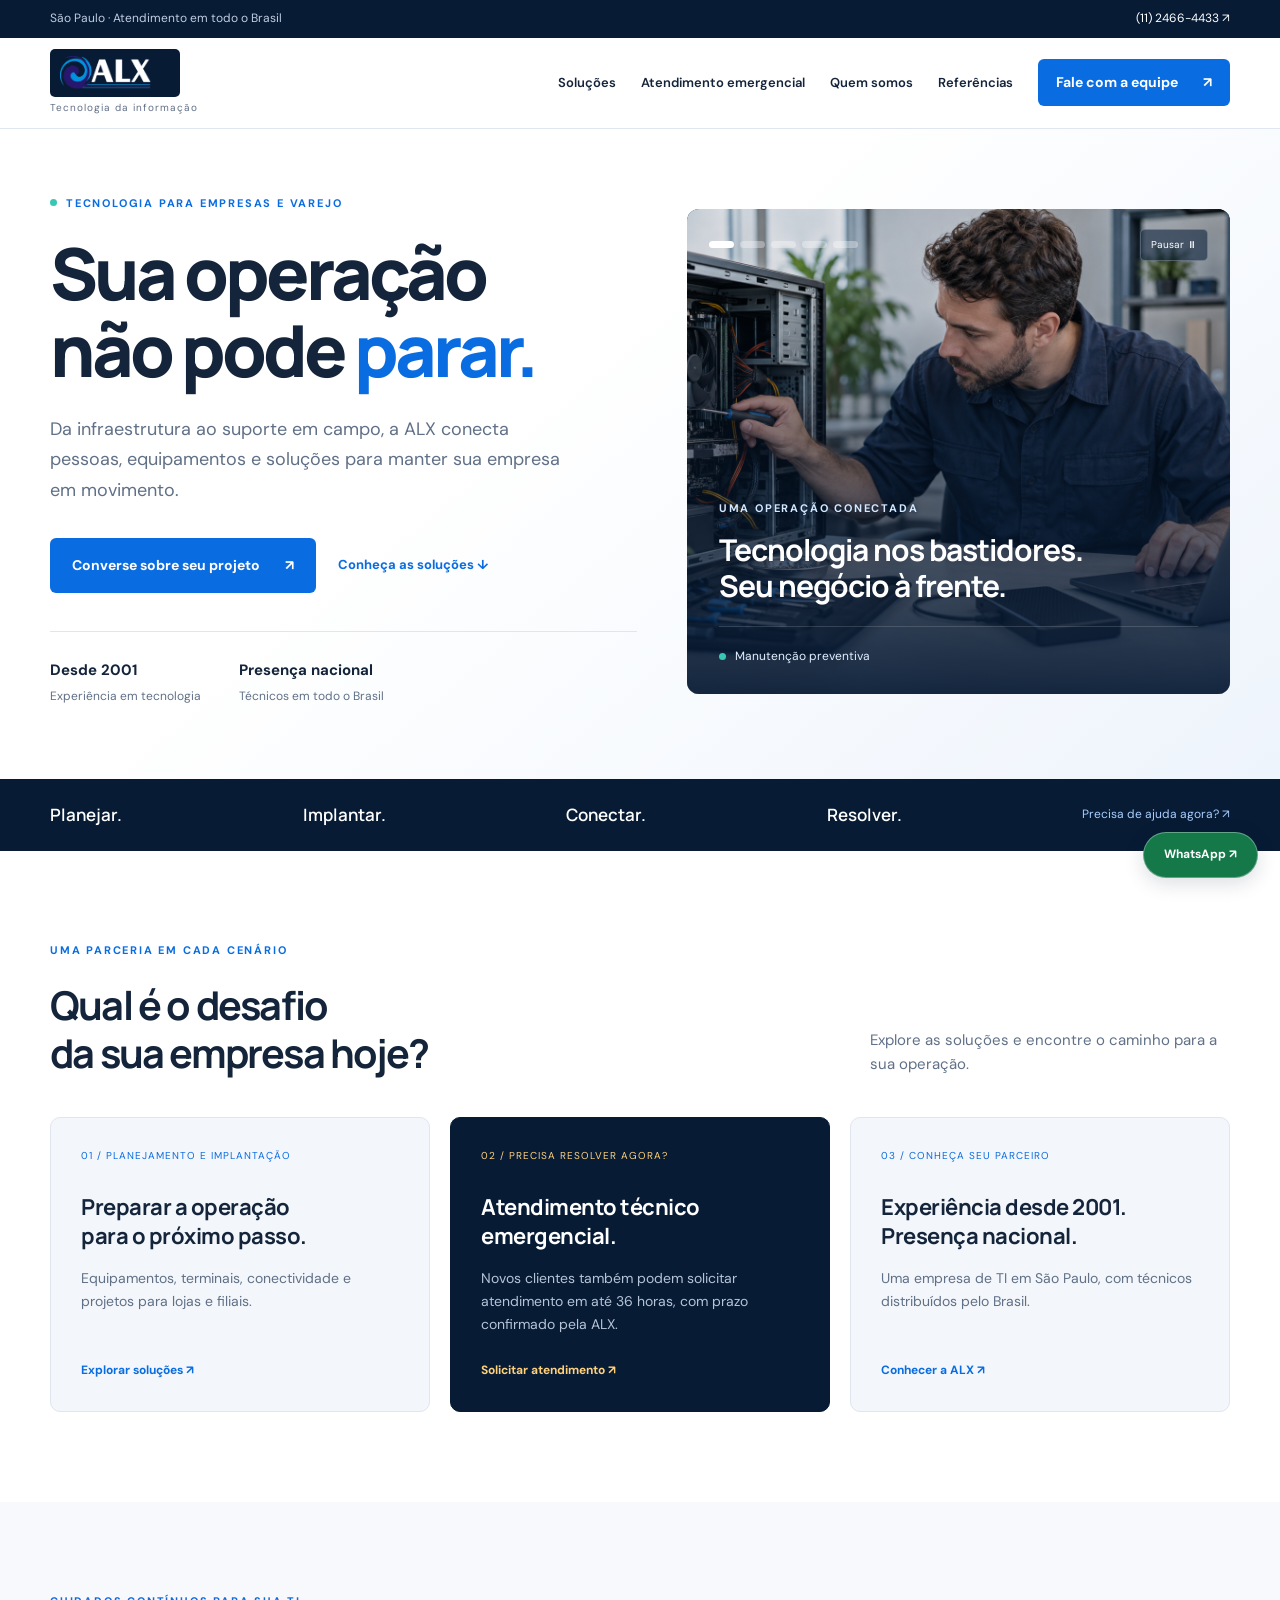
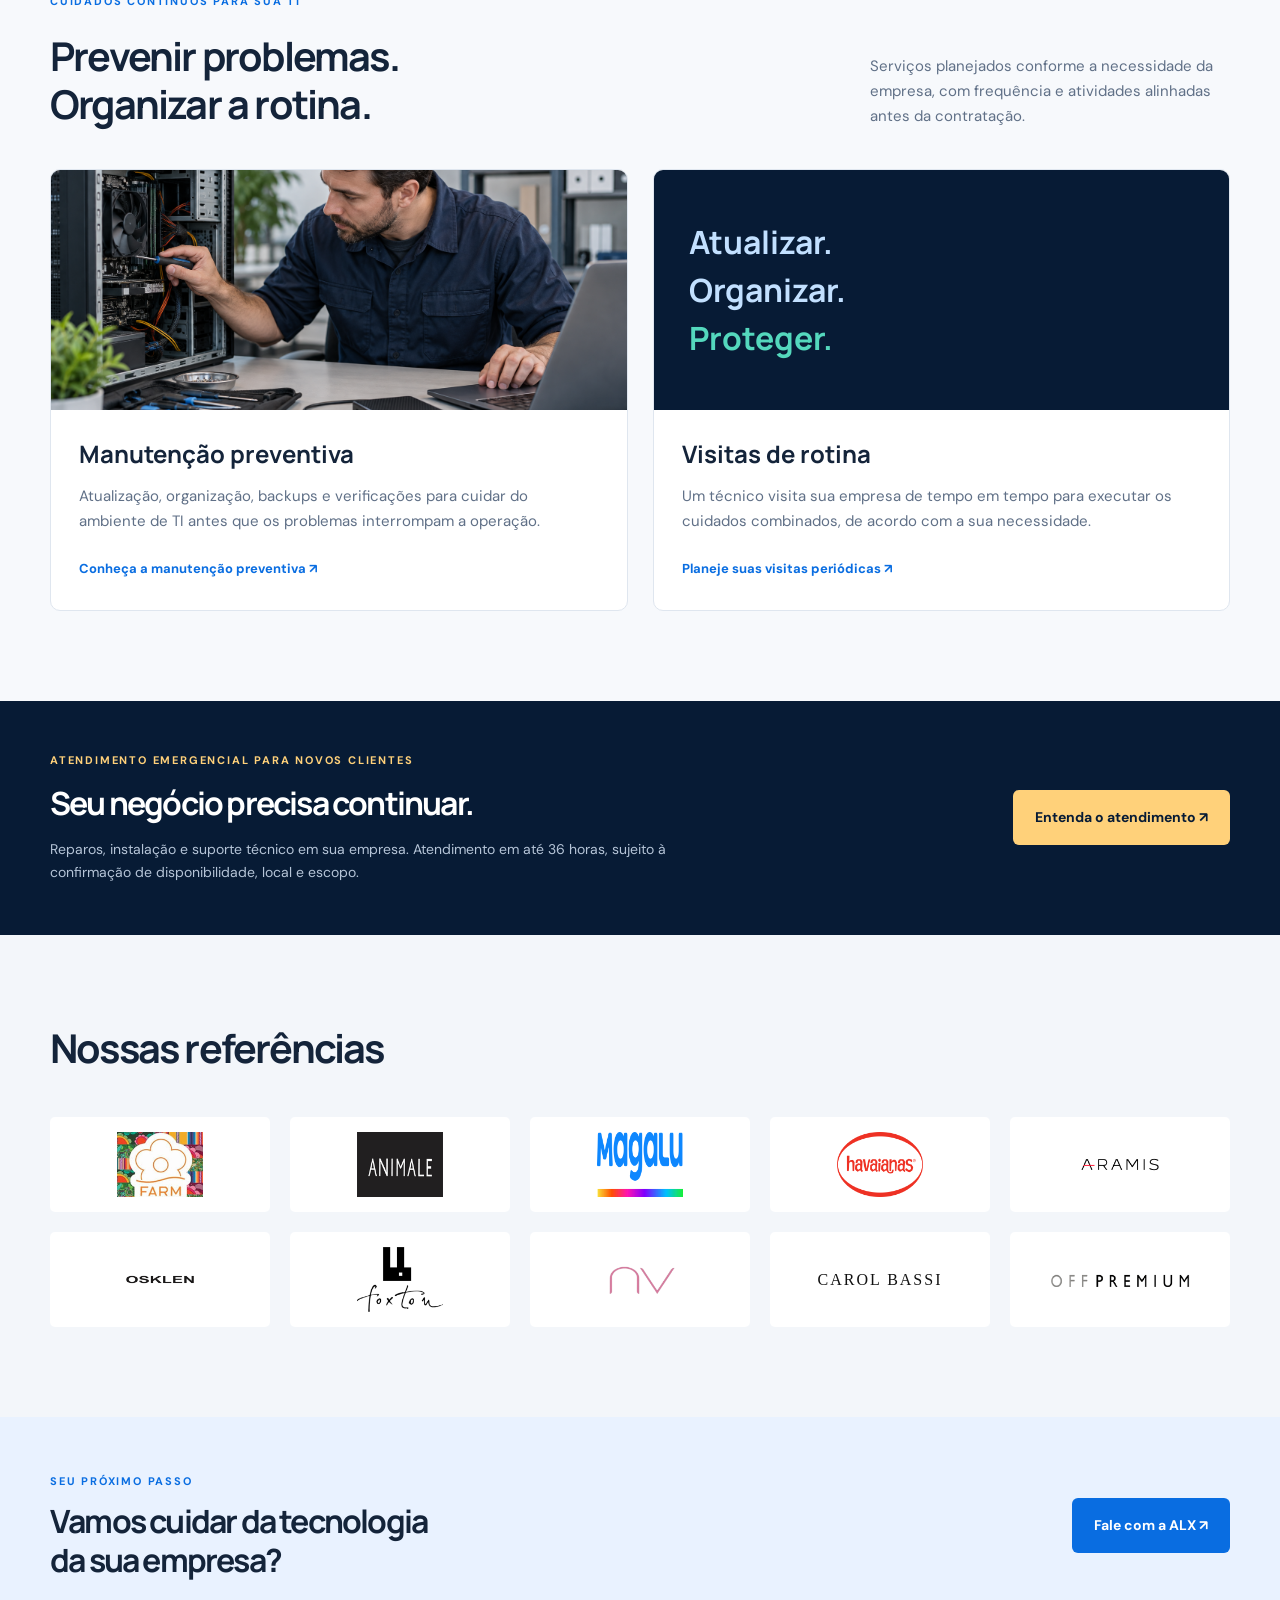
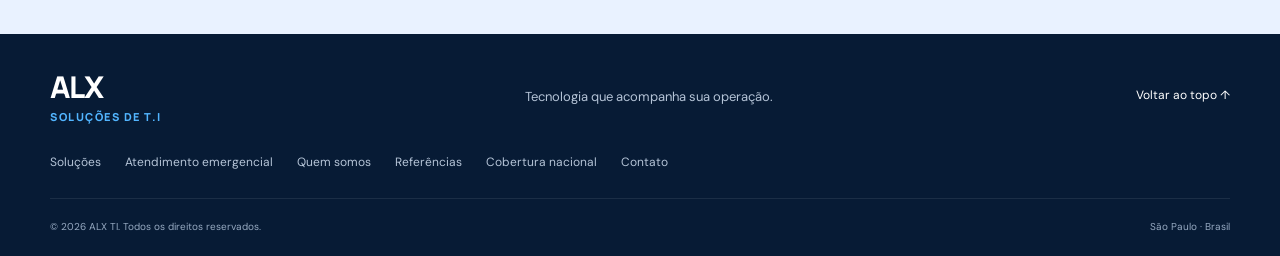
<file: index.html>
<!doctype html>
<html lang="pt-BR">
<head>
<meta charset="utf-8"><meta name="viewport" content="width=device-width,initial-scale=1">
<title>Tecnologia que acompanha sua operação | ALX TI</title>
<meta name="description" content="Soluções de TI, field services e atendimento emergencial nacional para empresas e varejo.">
<meta name="theme-color" content="#071b35"><meta property="og:title" content="Tecnologia que acompanha sua operação | ALX TI"><meta property="og:description" content="Suporte, infraestrutura e atendimento emergencial para empresas em todo o Brasil."><meta property="og:type" content="website">
<link rel="icon" href="assets/favicon.svg" type="image/svg+xml"><link rel="stylesheet" href="styles.css?v=20261013-quem-somos"><script src="app.js?v=20261013-quem-somos" defer></script>
</head>
<body>
<a class="skip" href="#conteudo">Pular para o conteúdo</a>
<div class="topline"><div class="wrap"><span>São Paulo · Atendimento em todo o Brasil</span><a href="tel:+551124664433">(11) 2466-4433 ↗</a></div></div>
<header><div class="wrap navigation"><a class="brand" href="index.html" aria-label="ALX TI — início"><img src="assets/logo.png" alt="ALX TI"><span>Tecnologia da informação</span></a><button class="menu-toggle" aria-label="Abrir menu" aria-expanded="false" aria-controls="menu">☰</button><nav id="menu" aria-label="Principal"><a href="solucoes.html">Soluções</a><a href="emergencial.html">Atendimento emergencial</a><a href="sobre.html">Quem somos</a><a href="referencias.html">Referências</a><a class="button small" href="contato.html">Fale com a equipe <span>↗</span></a></nav></div></header>
<main id="conteudo">
<section class="hero" id="inicio"><div class="wrap hero-grid"><div><p class="eyebrow"><span class="dot"></span> Tecnologia para empresas e varejo</p><h1>Sua operação<br>não pode <em>parar.</em></h1><p class="lead">Da infraestrutura ao suporte em campo, a ALX conecta pessoas, equipamentos e soluções para manter sua empresa em movimento.</p><div class="actions"><a class="button" href="contato.html">Converse sobre seu projeto <span>↗</span></a><a class="text-link" href="solucoes.html">Conheça as soluções ↓</a></div><div class="hero-facts"><div><strong>Desde 2001</strong><span>Experiência em tecnologia</span></div><div><strong>Presença nacional</strong><span>Técnicos em todo o Brasil</span></div></div></div><div class="hero-visual hero-slideshow" role="region" aria-label="Serviços ALX em imagens"><img class="hero-slide active" src="assets/preventiva-ia.png" alt="Imagem ilustrativa de IA: Manutenção preventiva em computador" data-caption="Manutenção preventiva" fetchpriority=high aria-hidden="false"><img class="hero-slide" src="assets/field-services-ia.png" alt="Imagem ilustrativa de IA: Técnico realizando atendimento em loja" data-caption="Visitas de rotina" loading=lazy aria-hidden="true"><img class="hero-slide" src="assets/loja-ia.png" alt="Imagem ilustrativa de IA: Equipe preparando equipamentos de TI em uma loja" data-caption="Montagem de loja" loading=lazy aria-hidden="true"><img class="hero-slide" src="assets/cftv-ia.png" alt="Imagem ilustrativa de IA: Técnico realizando manutenção em câmera de segurança" data-caption="Manutenção de CFTV" loading=lazy aria-hidden="true"><img class="hero-slide" src="assets/rack-ia.png" alt="Imagem ilustrativa de IA: Técnico organizando cabos e equipamentos em rack de TI" data-caption="Montagem de rack de TI" loading=lazy aria-hidden="true"><div class="visual-overlay"></div><div class="visual-caption"><span class="eyebrow">Uma operação conectada</span><h2>Tecnologia nos bastidores.<br>Seu negócio à frente.</h2></div><div class="network-label"><span class="dot"></span><span id="slide-caption">Manutenção preventiva</span></div><div class="slideshow-controls"><div class="slide-dots"><button type="button" class="slide-dot" data-slide="0" aria-label="Ver Manutenção preventiva" aria-pressed="true"></button><button type="button" class="slide-dot" data-slide="1" aria-label="Ver Visitas de rotina" aria-pressed="false"></button><button type="button" class="slide-dot" data-slide="2" aria-label="Ver Montagem de loja" aria-pressed="false"></button><button type="button" class="slide-dot" data-slide="3" aria-label="Ver Manutenção de CFTV" aria-pressed="false"></button><button type="button" class="slide-dot" data-slide="4" aria-label="Ver Montagem de rack de TI" aria-pressed="false"></button></div><button id="slide-pause" type="button" aria-label="Pausar apresentação">Pausar ⏸</button></div></div></div></section><section class="service-strip"><div class="wrap"><span>Planejar.</span><span>Implantar.</span><span>Conectar.</span><span>Resolver.</span><a href="emergencial.html">Precisa de ajuda agora? ↗</a></div></section><section class="section home-paths"><div class="wrap"><div class="section-heading"><div><p class="eyebrow">Uma parceria em cada cenário</p><h2>Qual é o desafio<br>da sua empresa hoje?</h2></div><p>Explore as soluções e encontre o caminho para a sua operação.</p></div><div class="path-grid"><a href="solucoes.html"><span>01 / Planejamento e implantação</span><h3>Preparar a operação<br>para o próximo passo.</h3><p>Equipamentos, terminais, conectividade e projetos para lojas e filiais.</p><b>Explorar soluções ↗</b></a><a class="urgent-path" href="emergencial.html"><span>02 / Precisa resolver agora?</span><h3>Atendimento técnico<br>emergencial.</h3><p>Novos clientes também podem solicitar atendimento em até 36 horas, com prazo confirmado pela ALX.</p><b>Solicitar atendimento ↗</b></a><a href="sobre.html"><span>03 / Conheça seu parceiro</span><h3>Experiência desde 2001.<br>Presença nacional.</h3><p>Uma empresa de TI em São Paulo, com técnicos distribuídos pelo Brasil.</p><b>Conhecer a ALX ↗</b></a></div></div></section><section class="section maintenance-home"><div class="wrap"><div class="section-heading"><div><p class="eyebrow">Cuidados contínuos para sua TI</p><h2>Prevenir problemas.<br>Organizar a rotina.</h2></div><p>Serviços planejados conforme a necessidade da empresa, com frequência e atividades alinhadas antes da contratação.</p></div><div class="maintenance-grid"><article><img src="assets/preventiva-ia.png" alt="Imagem ilustrativa gerada por IA: manutenção preventiva em computador" loading="lazy"><div><h3>Manutenção preventiva</h3><p>Atualização, organização, backups e verificações para cuidar do ambiente de TI antes que os problemas interrompam a operação.</p><a class="text-link" href="solucoes.html#preventiva">Conheça a manutenção preventiva ↗</a></div></article><article><div class="routine-art" aria-hidden="true"><span>Atualizar.</span><span>Organizar.</span><span>Proteger.</span></div><div><h3>Visitas de rotina</h3><p>Um técnico visita sua empresa de tempo em tempo para executar os cuidados combinados, de acordo com a sua necessidade.</p><a class="text-link" href="solucoes.html#rotina">Planeje suas visitas periódicas ↗</a></div></article></div></div></section><section class="home-emergency"><div class="wrap"><div><p class="eyebrow">Atendimento emergencial para novos clientes</p><h2>Seu negócio precisa continuar.</h2><p>Reparos, instalação e suporte técnico em sua empresa. Atendimento em até 36 horas, sujeito à confirmação de disponibilidade, local e escopo.</p></div><a class="button amber-button" href="emergencial.html">Entenda o atendimento ↗</a></div></section><section class="clients section" id="clientes"><div class="wrap"><div class="section-heading"><h2>Nossas referências</h2></div><div class="logos"><img src="assets/farm.jpg" alt="FARM" loading="lazy"><img src="assets/animale.jpg" alt="Animale" loading="lazy"><img src="assets/magalu.png" alt="Magalu" loading="lazy"><img src="assets/havaianas.png" alt="Havaianas" loading="lazy"><img src="assets/aramis.png" alt="Aramis" loading="lazy"><img src="assets/osklen.png" alt="Osklen" loading="lazy"><img src="assets/foxton.png" alt="Foxton" loading="lazy"><img src="assets/bynv.png" alt="ByNV" loading="lazy"><div class="wordmark" aria-label="Carol Bassi">CAROL BASSI</div><img src="assets/offpremium.png" alt="OffPremium" loading="lazy"></div></div></section><section class="closing-cta"><div class="wrap"><div><p class="eyebrow">Seu próximo passo</p><h2>Vamos cuidar da tecnologia<br>da sua empresa?</h2></div><a class="button" href="contato.html">Fale com a ALX ↗</a></div></section>
</main>
<footer><div class="wrap footer-grid"><a class="footer-brand" href="index.html">ALX <span>SOLUÇÕES DE T.I</span></a><p>Tecnologia que acompanha sua operação.</p><a href="#conteudo">Voltar ao topo ↑</a></div><div class="wrap footer-nav"><a href="solucoes.html">Soluções</a><a href="emergencial.html">Atendimento emergencial</a><a href="sobre.html">Quem somos</a><a href="referencias.html">Referências</a><a href="cobertura-nacional.html">Cobertura nacional</a><a href="contato.html">Contato</a></div><div class="wrap footer-bottom"><span>© <span id="year">2026</span> ALX TI. Todos os direitos reservados.</span><span>São Paulo · Brasil</span></div></footer>
<a class="floating-wa" href="https://wa.me/5511957455000?text=Ol%C3%A1%2C%20gostaria%20de%20conversar%20sobre%20um%20servi%C3%A7o%20de%20TI." target="_blank" rel="noopener noreferrer" aria-label="Conversar com a ALX no WhatsApp">WhatsApp ↗</a>
<dialog id="request-dialog" aria-labelledby="request-title"><div class="dialog-heading"><div><p class="eyebrow">Atendimento ALX</p><h2 id="request-title">Solicitar atendimento agora</h2></div><button type="button" class="dialog-close" aria-label="Fechar solicitação">×</button></div><p class="dialog-intro">Conte o que precisa. Vamos preparar uma mensagem com suas informações para o WhatsApp da ALX.</p><form id="request-form"><div class="form-row"><label>Nome completo<input name="nome" autocomplete="name" required maxlength="100"></label><label>Empresa <span class="optional">(opcional)</span><input name="empresa" autocomplete="organization" maxlength="120"></label></div><div class="form-row"><label>Cidade<input name="cidade" autocomplete="address-level2" required maxlength="100"></label><label>Estado<select name="estado" autocomplete="address-level1" required><option value="">Selecione a UF</option><option>AC</option><option>AL</option><option>AP</option><option>AM</option><option>BA</option><option>CE</option><option>DF</option><option>ES</option><option>GO</option><option>MA</option><option>MT</option><option>MS</option><option>MG</option><option>PA</option><option>PB</option><option>PR</option><option>PE</option><option>PI</option><option>RJ</option><option>RN</option><option>RS</option><option>RO</option><option>RR</option><option>SC</option><option>SP</option><option>SE</option><option>TO</option></select></label></div><label>Telefone com DDD<input name="telefone" type="tel" autocomplete="tel" inputmode="tel" required minlength="10" maxlength="22" placeholder="(11) 99999-9999"></label><label>Endereço do atendimento<input name="endereco" autocomplete="street-address" required maxlength="250" placeholder="Rua, número, bairro e complemento"></label><label>Tipo de problema<select name="tipo" required><option value="">Selecione</option><option>Atendimento emergencial</option><option>Computador ou notebook</option><option>PDV, impressora ou pin pad</option><option>Rede ou internet</option><option>Instalação de equipamentos</option><option>Manutenção preventiva</option><option>Visitas de rotina</option><option>Outro problema de TI</option></select></label><label>Descrição do problema<textarea name="descricao" rows="3" required maxlength="2000" placeholder="O que aconteceu, equipamentos envolvidos e impacto na operação…"></textarea></label><p class="form-note">Você revisa e confirma o envio no WhatsApp. Estes dados não são armazenados pelo site. Disponibilidade, orçamento e prazo são confirmados pela ALX.</p><button class="button" type="submit">Continuar no WhatsApp ↗</button><p id="request-status" role="status"></p><a id="request-fallback" hidden target="_blank" rel="noopener noreferrer">Abrir mensagem no WhatsApp ↗</a></form></dialog>
</body></html>
</file>
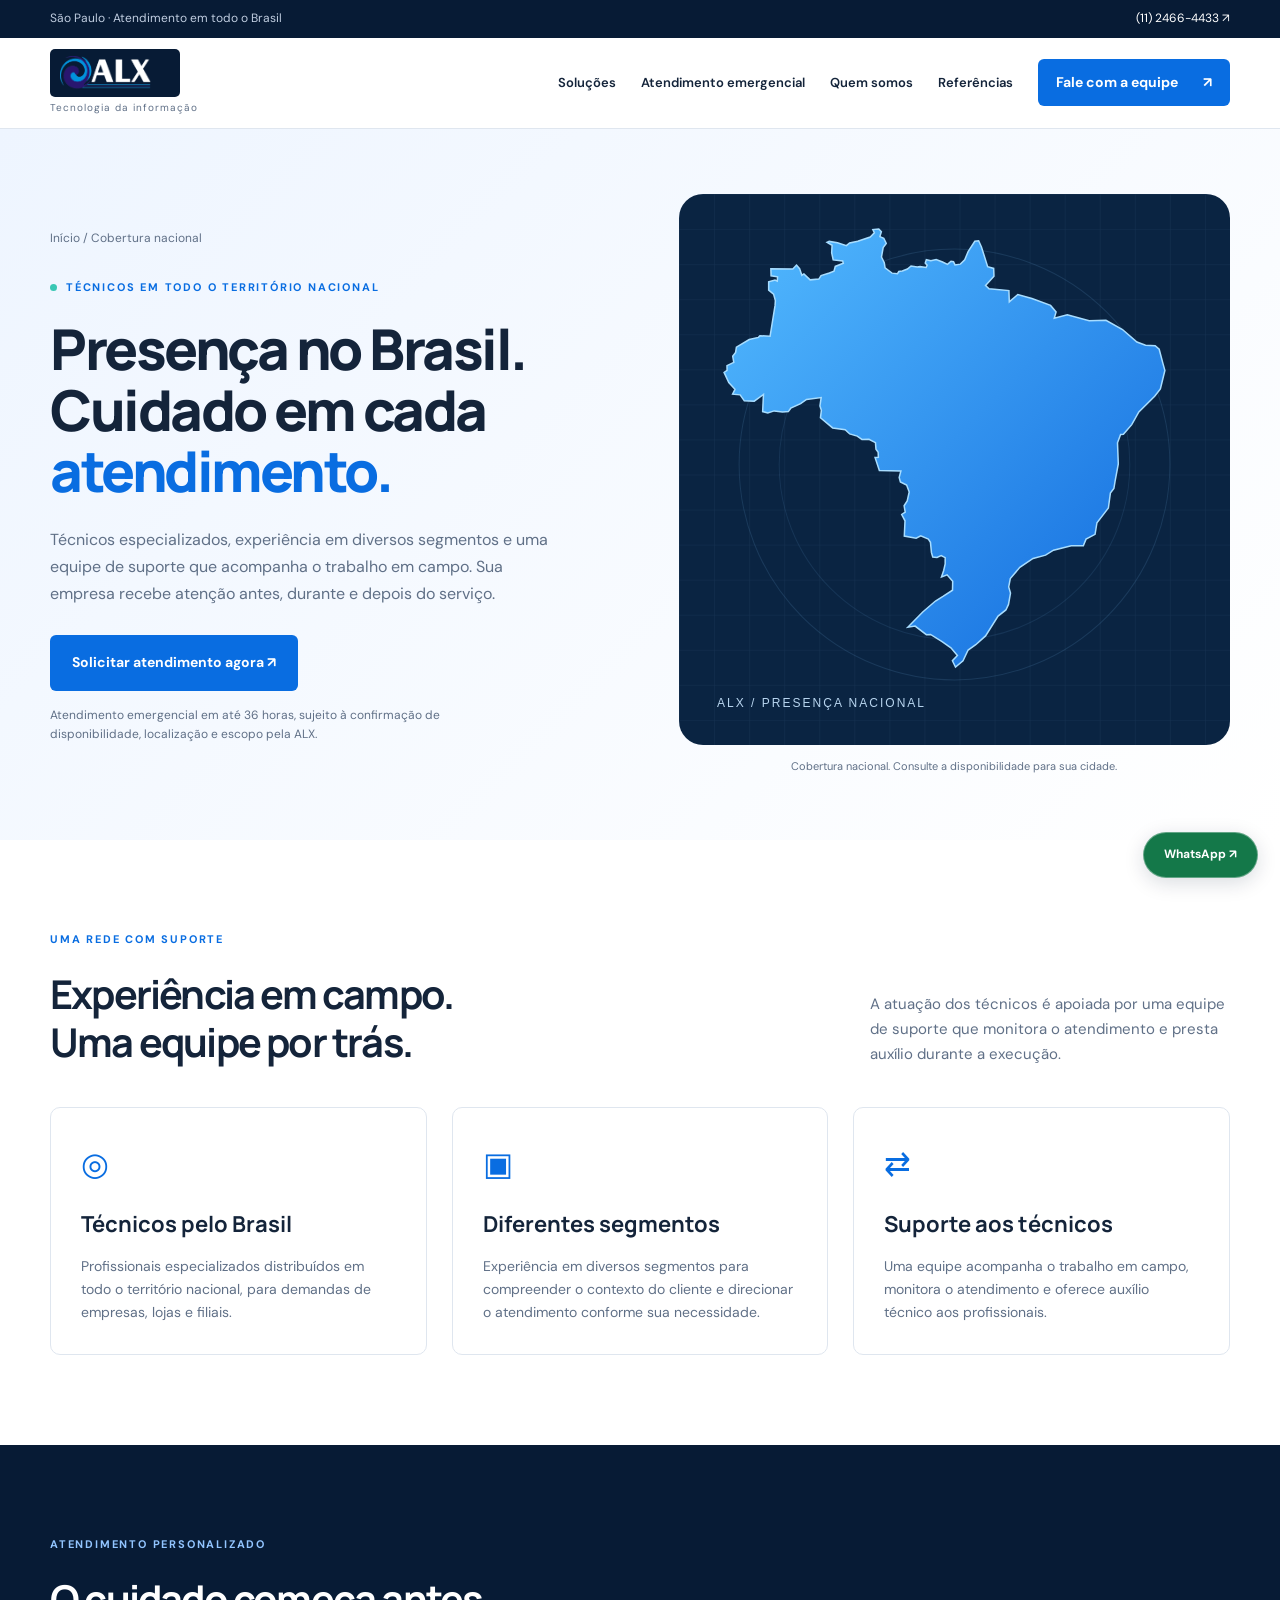
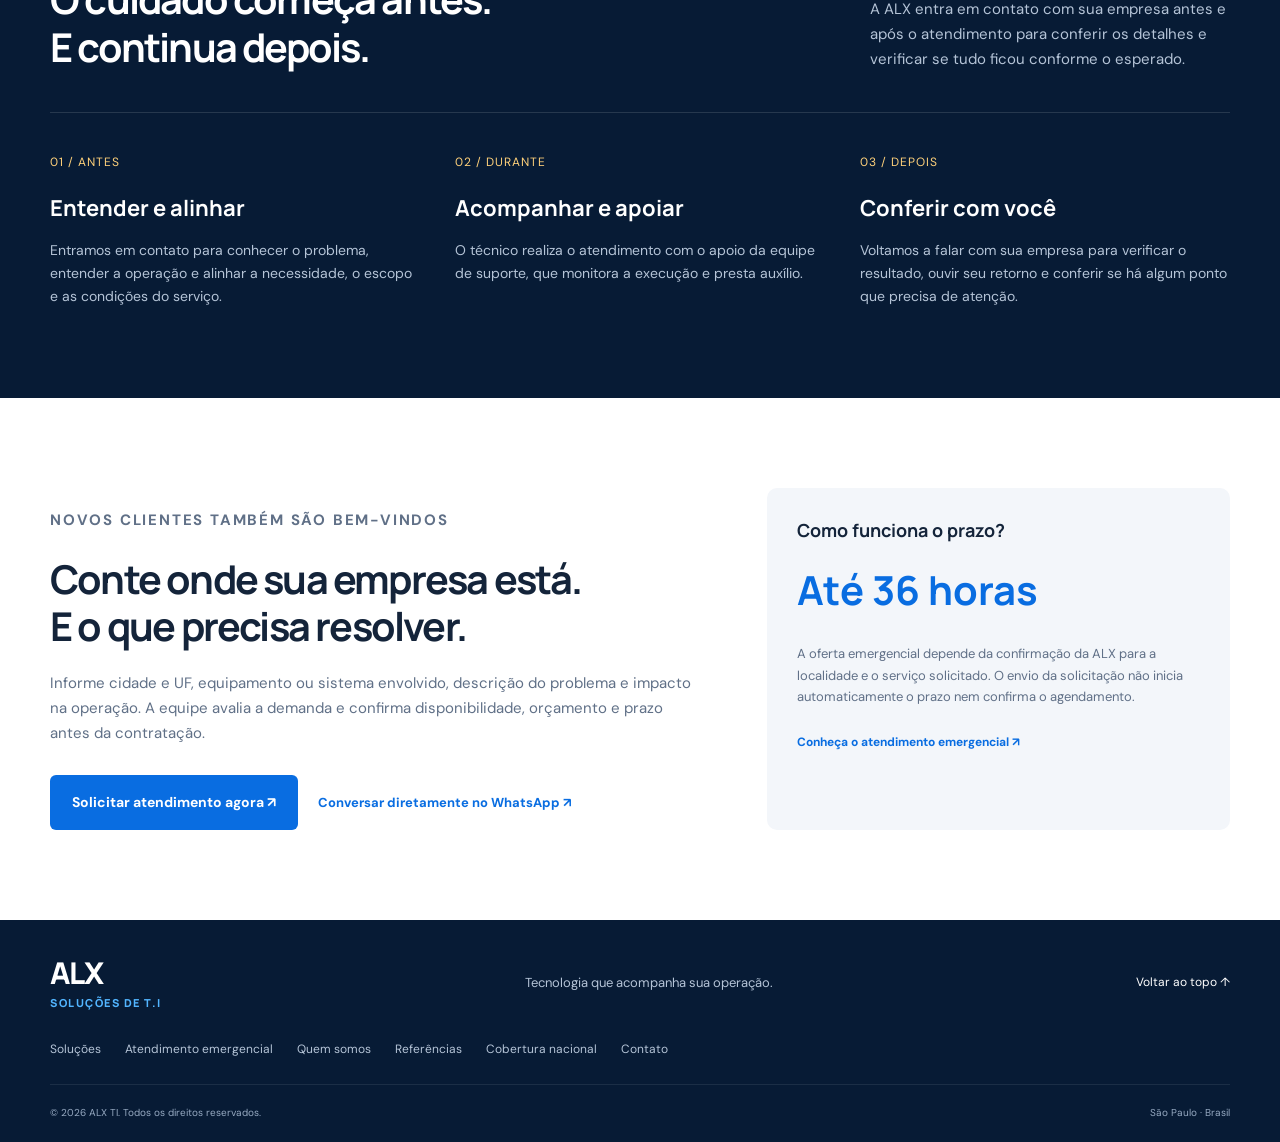
<file: cobertura-nacional.html>
<!doctype html>
<html lang="pt-BR">
<head>
<meta charset="utf-8"><meta name="viewport" content="width=device-width,initial-scale=1">
<title>Cobertura nacional e atendimento personalizado | ALX TI</title>
<meta name="description" content="Técnicos especializados em todo o Brasil, apoio da equipe de suporte e acompanhamento antes e depois do atendimento. Solicite suporte emergencial à ALX.">
<meta name="theme-color" content="#071b35"><meta property="og:title" content="Fale com a ALX | ALX TI"><meta property="og:description" content="Suporte, infraestrutura e atendimento emergencial para empresas em todo o Brasil."><meta property="og:type" content="website">
<link rel="icon" href="assets/favicon.svg" type="image/svg+xml"><link rel="stylesheet" href="styles.css?v=20261013-quem-somos"><script src="app.js?v=20261013-quem-somos" defer></script>
</head>
<body>
<a class="skip" href="#conteudo">Pular para o conteúdo</a>
<div class="topline"><div class="wrap"><span>São Paulo · Atendimento em todo o Brasil</span><a href="tel:+551124664433">(11) 2466-4433 ↗</a></div></div>
<header><div class="wrap navigation"><a class="brand" href="index.html" aria-label="ALX TI — início"><img src="assets/logo.png" alt="ALX TI"><span>Tecnologia da informação</span></a><button class="menu-toggle" aria-label="Abrir menu" aria-expanded="false" aria-controls="menu">☰</button><nav id="menu" aria-label="Principal"><a href="solucoes.html">Soluções</a><a href="emergencial.html">Atendimento emergencial</a><a href="sobre.html">Quem somos</a><a href="referencias.html">Referências</a><a class="button small" href="contato.html">Fale com a equipe <span>↗</span></a></nav></div></header>
<main id="conteudo"><section class="coverage-hero"><div class="wrap coverage-grid"><div><a class="breadcrumb" href="index.html">Início</a><span class="breadcrumb"> / Cobertura nacional</span><p class="eyebrow"><span class="dot"></span> Técnicos em todo o território nacional</p><h1>Presença no Brasil.<br>Cuidado em cada<br><em>atendimento.</em></h1><p class="lead">Técnicos especializados, experiência em diversos segmentos e uma equipe de suporte que acompanha o trabalho em campo. Sua empresa recebe atenção antes, durante e depois do serviço.</p><button class="button" type="button" data-request="Atendimento emergencial">Solicitar atendimento agora ↗</button><p class="coverage-note">Atendimento emergencial em até 36 horas, sujeito à confirmação de disponibilidade, localização e escopo pela ALX.</p></div><figure class="brazil-map"><img src="assets/brasil.svg" alt="Mapa do Brasil representando a cobertura nacional da ALX"><figcaption>Cobertura nacional. Consulte a disponibilidade para sua cidade.</figcaption></figure></div></section>
<section class="section"><div class="wrap"><div class="section-heading"><div><p class="eyebrow">Uma rede com suporte</p><h2>Experiência em campo.<br>Uma equipe por trás.</h2></div><p>A atuação dos técnicos é apoiada por uma equipe de suporte que monitora o atendimento e presta auxílio durante a execução.</p></div><div class="coverage-cards"><article><span class="service-icon">◎</span><h3>Técnicos pelo Brasil</h3><p>Profissionais especializados distribuídos em todo o território nacional, para demandas de empresas, lojas e filiais.</p></article><article><span class="service-icon">▣</span><h3>Diferentes segmentos</h3><p>Experiência em diversos segmentos para compreender o contexto do cliente e direcionar o atendimento conforme sua necessidade.</p></article><article><span class="service-icon">⇄</span><h3>Suporte aos técnicos</h3><p>Uma equipe acompanha o trabalho em campo, monitora o atendimento e oferece auxílio técnico aos profissionais.</p></article></div></div></section>
<section class="personal-care section"><div class="wrap"><p class="eyebrow">Atendimento personalizado</p><div class="section-heading"><h2>O cuidado começa antes.<br>E continua depois.</h2><p>A ALX entra em contato com sua empresa antes e após o atendimento para conferir os detalhes e verificar se tudo ficou conforme o esperado.</p></div><div class="care-timeline"><article><span>01 / Antes</span><h3>Entender e alinhar</h3><p>Entramos em contato para conhecer o problema, entender a operação e alinhar a necessidade, o escopo e as condições do serviço.</p></article><article><span>02 / Durante</span><h3>Acompanhar e apoiar</h3><p>O técnico realiza o atendimento com o apoio da equipe de suporte, que monitora a execução e presta auxílio.</p></article><article><span>03 / Depois</span><h3>Conferir com você</h3><p>Voltamos a falar com sua empresa para verificar o resultado, ouvir seu retorno e conferir se há algum ponto que precisa de atenção.</p></article></div></div></section>
<section class="section coverage-next"><div class="wrap"><div><p class="eyebrow">Novos clientes também são bem-vindos</p><h2>Conte onde sua empresa está.<br>E o que precisa resolver.</h2><p>Informe cidade e UF, equipamento ou sistema envolvido, descrição do problema e impacto na operação. A equipe avalia a demanda e confirma disponibilidade, orçamento e prazo antes da contratação.</p><div class="coverage-actions"><button class="button" type="button" data-request="Atendimento emergencial">Solicitar atendimento agora ↗</button><a class="text-link" href="https://wa.me/5511957455000?text=Ol%C3%A1%2C%20preciso%20de%20atendimento%20t%C3%A9cnico%20emergencial.%20Gostaria%20de%20confirmar%20a%20disponibilidade%20para%20minha%20cidade." target="_blank" rel="noopener noreferrer">Conversar diretamente no WhatsApp ↗</a></div></div><aside><h3>Como funciona o prazo?</h3><strong>Até 36 horas</strong><p>A oferta emergencial depende da confirmação da ALX para a localidade e o serviço solicitado. O envio da solicitação não inicia automaticamente o prazo nem confirma o agendamento.</p><a href="emergencial.html">Conheça o atendimento emergencial ↗</a></aside></div></section></main>
<footer><div class="wrap footer-grid"><a class="footer-brand" href="index.html">ALX <span>SOLUÇÕES DE T.I</span></a><p>Tecnologia que acompanha sua operação.</p><a href="#conteudo">Voltar ao topo ↑</a></div><div class="wrap footer-nav"><a href="solucoes.html">Soluções</a><a href="emergencial.html">Atendimento emergencial</a><a href="sobre.html">Quem somos</a><a href="referencias.html">Referências</a><a href="cobertura-nacional.html">Cobertura nacional</a><a href="contato.html">Contato</a></div><div class="wrap footer-bottom"><span>© <span id="year">2026</span> ALX TI. Todos os direitos reservados.</span><span>São Paulo · Brasil</span></div></footer>
<a class="floating-wa" href="https://wa.me/5511957455000?text=Ol%C3%A1%2C%20gostaria%20de%20conversar%20sobre%20um%20servi%C3%A7o%20de%20TI." target="_blank" rel="noopener noreferrer" aria-label="Conversar com a ALX no WhatsApp">WhatsApp ↗</a>
<dialog id="request-dialog" aria-labelledby="request-title"><div class="dialog-heading"><div><p class="eyebrow">Atendimento ALX</p><h2 id="request-title">Solicitar atendimento agora</h2></div><button type="button" class="dialog-close" aria-label="Fechar solicitação">×</button></div><p class="dialog-intro">Conte o que precisa. Vamos preparar uma mensagem com suas informações para o WhatsApp da ALX.</p><form id="request-form"><div class="form-row"><label>Nome completo<input name="nome" autocomplete="name" required maxlength="100"></label><label>Empresa <span class="optional">(opcional)</span><input name="empresa" autocomplete="organization" maxlength="120"></label></div><div class="form-row"><label>Cidade<input name="cidade" autocomplete="address-level2" required maxlength="100"></label><label>Estado<select name="estado" autocomplete="address-level1" required><option value="">Selecione a UF</option><option>AC</option><option>AL</option><option>AP</option><option>AM</option><option>BA</option><option>CE</option><option>DF</option><option>ES</option><option>GO</option><option>MA</option><option>MT</option><option>MS</option><option>MG</option><option>PA</option><option>PB</option><option>PR</option><option>PE</option><option>PI</option><option>RJ</option><option>RN</option><option>RS</option><option>RO</option><option>RR</option><option>SC</option><option>SP</option><option>SE</option><option>TO</option></select></label></div><label>Telefone com DDD<input name="telefone" type="tel" autocomplete="tel" inputmode="tel" required minlength="10" maxlength="22" placeholder="(11) 99999-9999"></label><label>Endereço do atendimento<input name="endereco" autocomplete="street-address" required maxlength="250" placeholder="Rua, número, bairro e complemento"></label><label>Tipo de problema<select name="tipo" required><option value="">Selecione</option><option>Atendimento emergencial</option><option>Computador ou notebook</option><option>PDV, impressora ou pin pad</option><option>Rede ou internet</option><option>Instalação de equipamentos</option><option>Manutenção preventiva</option><option>Visitas de rotina</option><option>Outro problema de TI</option></select></label><label>Descrição do problema<textarea name="descricao" rows="3" required maxlength="2000" placeholder="O que aconteceu, equipamentos envolvidos e impacto na operação…"></textarea></label><p class="form-note">Você revisa e confirma o envio no WhatsApp. Estes dados não são armazenados pelo site. Disponibilidade, orçamento e prazo são confirmados pela ALX.</p><button class="button" type="submit">Continuar no WhatsApp ↗</button><p id="request-status" role="status"></p><a id="request-fallback" hidden target="_blank" rel="noopener noreferrer">Abrir mensagem no WhatsApp ↗</a></form></dialog>
</body></html>
</file>
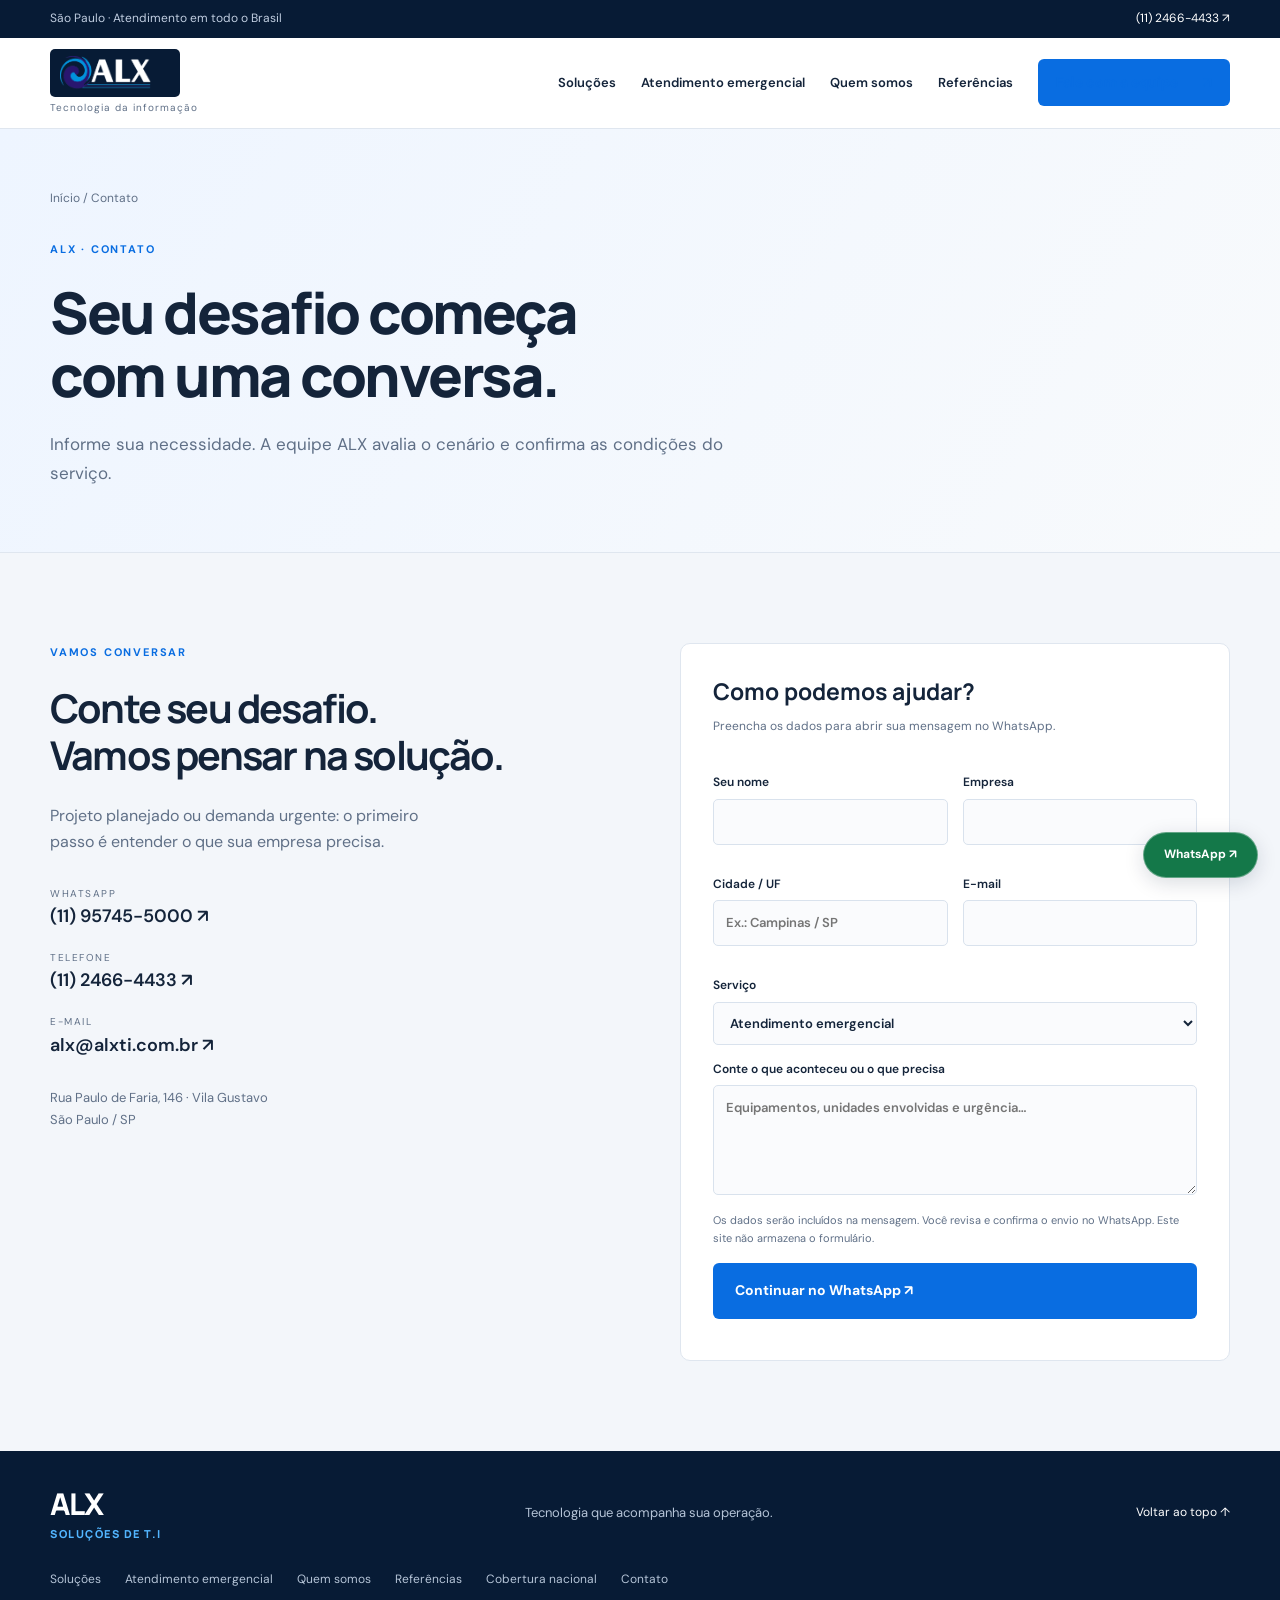
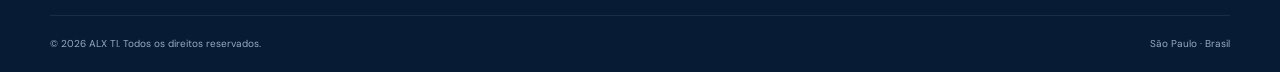
<file: contato.html>
<!doctype html>
<html lang="pt-BR">
<head>
<meta charset="utf-8"><meta name="viewport" content="width=device-width,initial-scale=1">
<title>Fale com a ALX | ALX TI</title>
<meta name="description" content="Solicite uma proposta de TI ou atendimento emergencial para sua empresa pelo WhatsApp, telefone ou e-mail.">
<meta name="theme-color" content="#071b35"><meta property="og:title" content="Fale com a ALX | ALX TI"><meta property="og:description" content="Suporte, infraestrutura e atendimento emergencial para empresas em todo o Brasil."><meta property="og:type" content="website">
<link rel="icon" href="assets/favicon.svg" type="image/svg+xml"><link rel="stylesheet" href="styles.css?v=20261013-quem-somos"><script src="app.js?v=20261013-quem-somos" defer></script>
</head>
<body>
<a class="skip" href="#conteudo">Pular para o conteúdo</a>
<div class="topline"><div class="wrap"><span>São Paulo · Atendimento em todo o Brasil</span><a href="tel:+551124664433">(11) 2466-4433 ↗</a></div></div>
<header><div class="wrap navigation"><a class="brand" href="index.html" aria-label="ALX TI — início"><img src="assets/logo.png" alt="ALX TI"><span>Tecnologia da informação</span></a><button class="menu-toggle" aria-label="Abrir menu" aria-expanded="false" aria-controls="menu">☰</button><nav id="menu" aria-label="Principal"><a href="solucoes.html">Soluções</a><a href="emergencial.html">Atendimento emergencial</a><a href="sobre.html">Quem somos</a><a href="referencias.html">Referências</a><a class="button small" href="contato.html">Fale com a equipe <span>↗</span></a></nav></div></header>
<main id="conteudo">
<section class="page-hero"><div class="wrap"><a class="breadcrumb" href="index.html">Início</a><span class="breadcrumb"> / Contato</span><p class="eyebrow">ALX · Contato</p><h1>Seu desafio começa<br>com uma conversa.</h1><p class="lead">Informe sua necessidade. A equipe ALX avalia o cenário e confirma as condições do serviço.</p></div></section><section class="contact section" id="contato"><div class="wrap contact-grid"><div><p class="eyebrow">Vamos conversar</p><h2>Conte seu desafio.<br>Vamos pensar na solução.</h2><p>Projeto planejado ou demanda urgente: o primeiro passo é entender o que sua empresa precisa.</p><div class="contact-links"><a href="https://wa.me/5511957455000" target="_blank" rel="noopener noreferrer"><span>WhatsApp</span><strong>(11) 95745-5000 ↗</strong></a><a href="tel:+551124664433"><span>Telefone</span><strong>(11) 2466-4433 ↗</strong></a><a href="mailto:alx@alxti.com.br"><span>E-mail</span><strong>alx@alxti.com.br ↗</strong></a></div><address>Rua Paulo de Faria, 146 · Vila Gustavo<br>São Paulo / SP</address></div><form id="contact-form"><h3>Como podemos ajudar?</h3><p>Preencha os dados para abrir sua mensagem no WhatsApp.</p><div class="form-row"><label>Seu nome<input name="nome" autocomplete="name" required maxlength="100"></label><label>Empresa<input name="empresa" autocomplete="organization" required maxlength="120"></label></div><div class="form-row"><label>Cidade / UF<input name="cidade" required placeholder="Ex.: Campinas / SP" maxlength="100"></label><label>E-mail<input name="email" type="email" autocomplete="email" required maxlength="150"></label></div><label>Serviço<select name="servico" id="servico"><option>Atendimento emergencial</option><option>Field services</option><option>Instalação de equipamentos</option><option>Roll-out</option><option>Links e conectividade</option><option>Manutenção preventiva</option><option>Visitas de rotina</option><option>Consultoria / Outro projeto</option></select></label><label>Conte o que aconteceu ou o que precisa<textarea name="mensagem" required rows="4" maxlength="2000" placeholder="Equipamentos, unidades envolvidas e urgência…"></textarea></label><p class="form-note">Os dados serão incluídos na mensagem. Você revisa e confirma o envio no WhatsApp. Este site não armazena o formulário.</p><button class="button" type="submit">Continuar no WhatsApp ↗</button><p id="form-status" role="status"></p><a id="whatsapp-fallback" hidden target="_blank" rel="noopener noreferrer">Abrir mensagem no WhatsApp ↗</a></form></div></section>
</main>
<footer><div class="wrap footer-grid"><a class="footer-brand" href="index.html">ALX <span>SOLUÇÕES DE T.I</span></a><p>Tecnologia que acompanha sua operação.</p><a href="#conteudo">Voltar ao topo ↑</a></div><div class="wrap footer-nav"><a href="solucoes.html">Soluções</a><a href="emergencial.html">Atendimento emergencial</a><a href="sobre.html">Quem somos</a><a href="referencias.html">Referências</a><a href="cobertura-nacional.html">Cobertura nacional</a><a href="contato.html">Contato</a></div><div class="wrap footer-bottom"><span>© <span id="year">2026</span> ALX TI. Todos os direitos reservados.</span><span>São Paulo · Brasil</span></div></footer>
<a class="floating-wa" href="https://wa.me/5511957455000?text=Ol%C3%A1%2C%20gostaria%20de%20conversar%20sobre%20um%20servi%C3%A7o%20de%20TI." target="_blank" rel="noopener noreferrer" aria-label="Conversar com a ALX no WhatsApp">WhatsApp ↗</a>
<dialog id="request-dialog" aria-labelledby="request-title"><div class="dialog-heading"><div><p class="eyebrow">Atendimento ALX</p><h2 id="request-title">Solicitar atendimento agora</h2></div><button type="button" class="dialog-close" aria-label="Fechar solicitação">×</button></div><p class="dialog-intro">Conte o que precisa. Vamos preparar uma mensagem com suas informações para o WhatsApp da ALX.</p><form id="request-form"><div class="form-row"><label>Nome completo<input name="nome" autocomplete="name" required maxlength="100"></label><label>Empresa <span class="optional">(opcional)</span><input name="empresa" autocomplete="organization" maxlength="120"></label></div><div class="form-row"><label>Cidade<input name="cidade" autocomplete="address-level2" required maxlength="100"></label><label>Estado<select name="estado" autocomplete="address-level1" required><option value="">Selecione a UF</option><option>AC</option><option>AL</option><option>AP</option><option>AM</option><option>BA</option><option>CE</option><option>DF</option><option>ES</option><option>GO</option><option>MA</option><option>MT</option><option>MS</option><option>MG</option><option>PA</option><option>PB</option><option>PR</option><option>PE</option><option>PI</option><option>RJ</option><option>RN</option><option>RS</option><option>RO</option><option>RR</option><option>SC</option><option>SP</option><option>SE</option><option>TO</option></select></label></div><label>Telefone com DDD<input name="telefone" type="tel" autocomplete="tel" inputmode="tel" required minlength="10" maxlength="22" placeholder="(11) 99999-9999"></label><label>Endereço do atendimento<input name="endereco" autocomplete="street-address" required maxlength="250" placeholder="Rua, número, bairro e complemento"></label><label>Tipo de problema<select name="tipo" required><option value="">Selecione</option><option>Atendimento emergencial</option><option>Computador ou notebook</option><option>PDV, impressora ou pin pad</option><option>Rede ou internet</option><option>Instalação de equipamentos</option><option>Manutenção preventiva</option><option>Visitas de rotina</option><option>Outro problema de TI</option></select></label><label>Descrição do problema<textarea name="descricao" rows="3" required maxlength="2000" placeholder="O que aconteceu, equipamentos envolvidos e impacto na operação…"></textarea></label><p class="form-note">Você revisa e confirma o envio no WhatsApp. Estes dados não são armazenados pelo site. Disponibilidade, orçamento e prazo são confirmados pela ALX.</p><button class="button" type="submit">Continuar no WhatsApp ↗</button><p id="request-status" role="status"></p><a id="request-fallback" hidden target="_blank" rel="noopener noreferrer">Abrir mensagem no WhatsApp ↗</a></form></dialog>
</body></html>
</file>
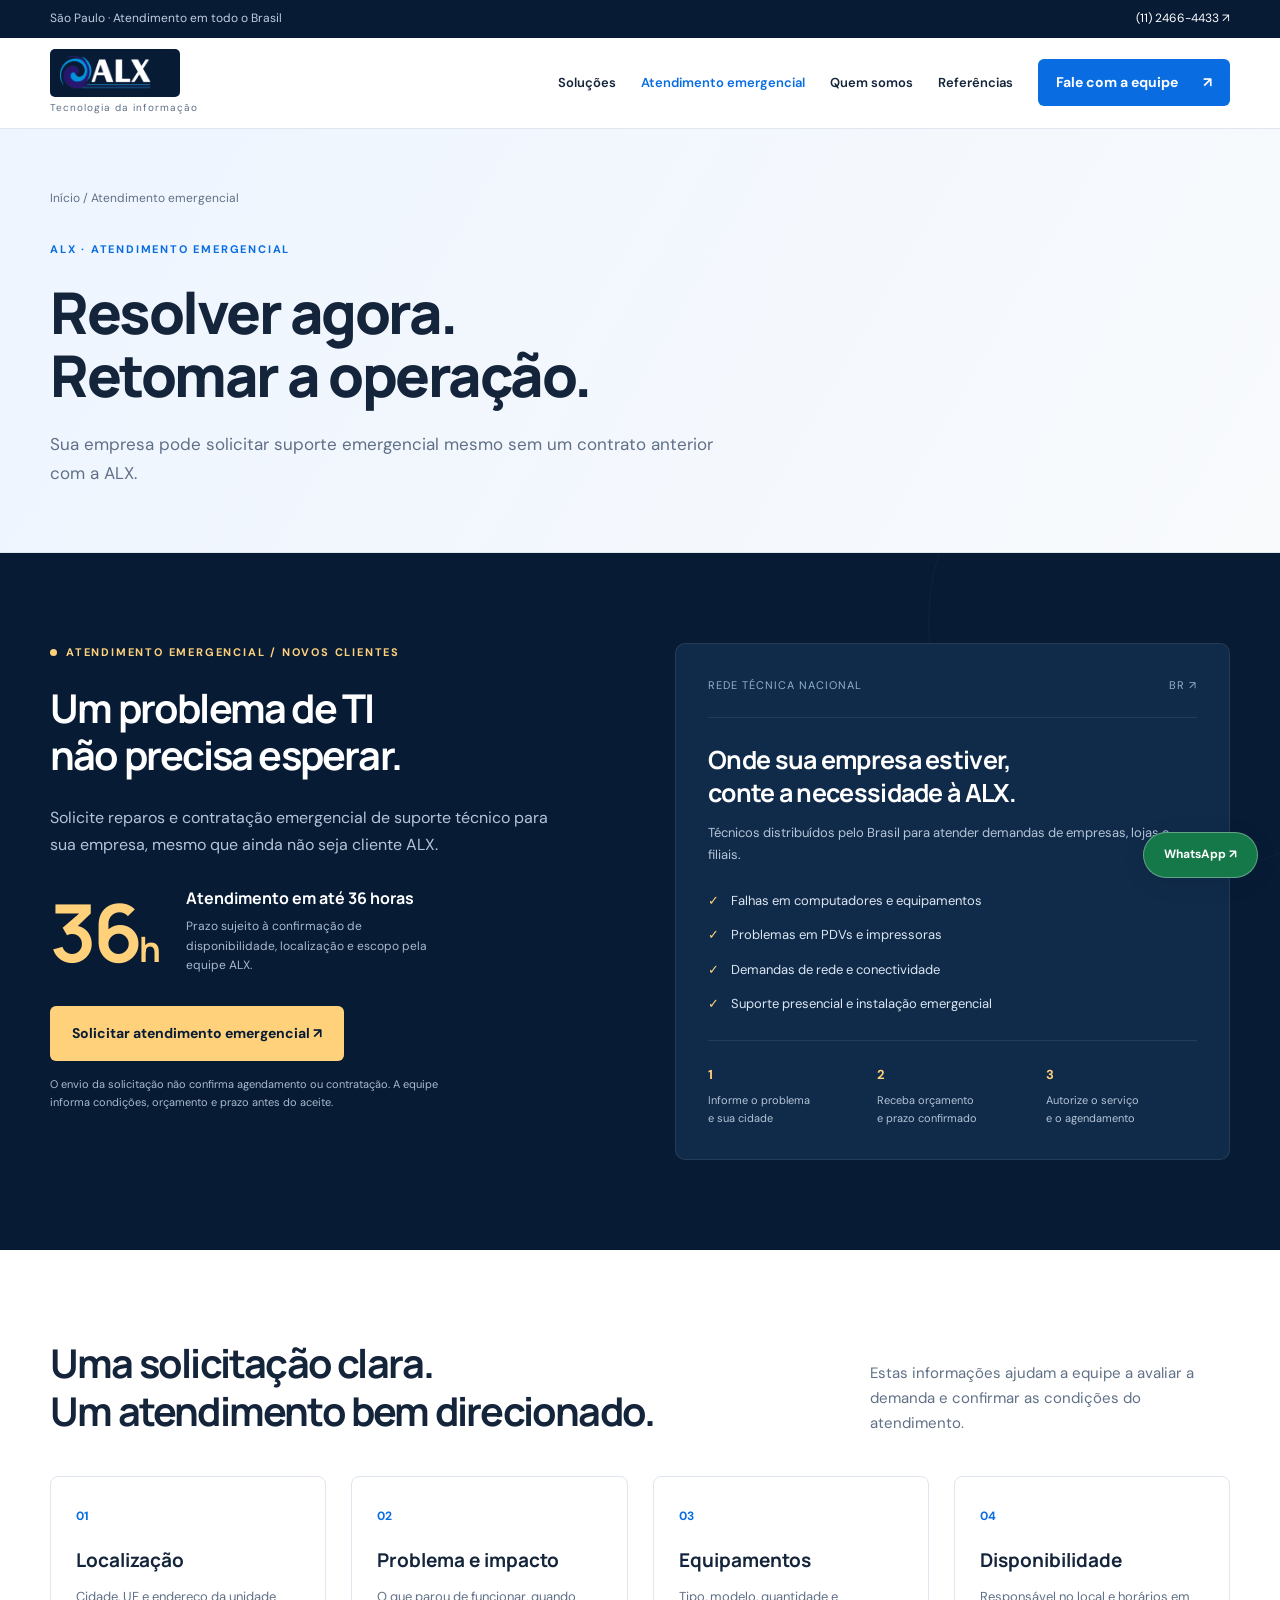
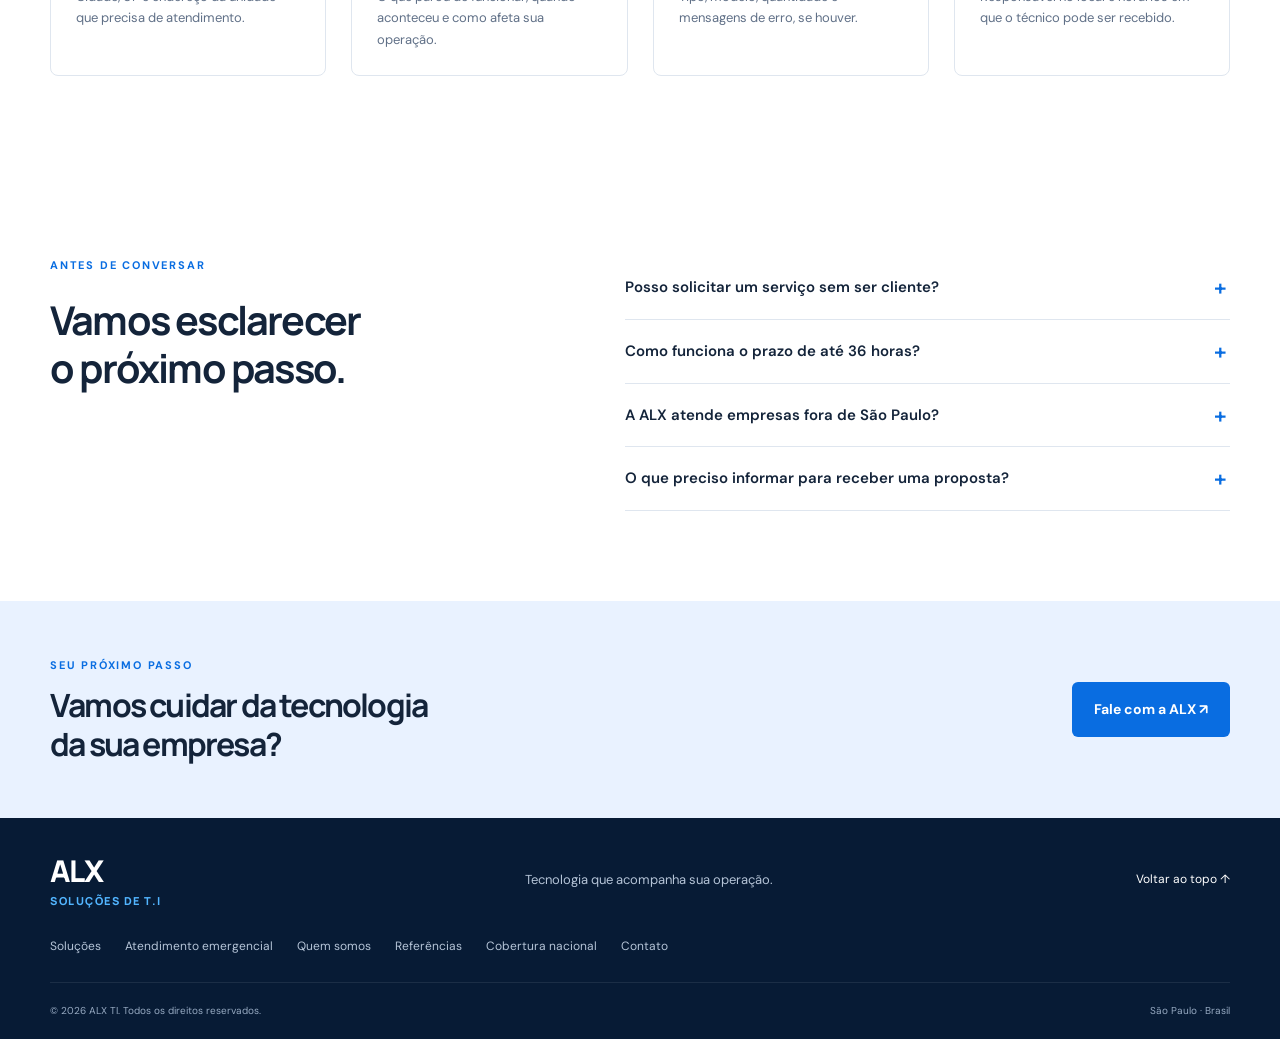
<file: emergencial.html>
<!doctype html>
<html lang="pt-BR">
<head>
<meta charset="utf-8"><meta name="viewport" content="width=device-width,initial-scale=1">
<title>Atendimento emergencial em até 36 horas | ALX TI</title>
<meta name="description" content="Reparos e contratação emergencial de TI para novos clientes, com disponibilidade e prazo confirmados pela ALX.">
<meta name="theme-color" content="#071b35"><meta property="og:title" content="Atendimento emergencial em até 36 horas | ALX TI"><meta property="og:description" content="Suporte, infraestrutura e atendimento emergencial para empresas em todo o Brasil."><meta property="og:type" content="website">
<link rel="icon" href="assets/favicon.svg" type="image/svg+xml"><link rel="stylesheet" href="styles.css?v=20261013-quem-somos"><script src="app.js?v=20261013-quem-somos" defer></script>
</head>
<body>
<a class="skip" href="#conteudo">Pular para o conteúdo</a>
<div class="topline"><div class="wrap"><span>São Paulo · Atendimento em todo o Brasil</span><a href="tel:+551124664433">(11) 2466-4433 ↗</a></div></div>
<header><div class="wrap navigation"><a class="brand" href="index.html" aria-label="ALX TI — início"><img src="assets/logo.png" alt="ALX TI"><span>Tecnologia da informação</span></a><button class="menu-toggle" aria-label="Abrir menu" aria-expanded="false" aria-controls="menu">☰</button><nav id="menu" aria-label="Principal"><a href="solucoes.html">Soluções</a><a href="emergencial.html">Atendimento emergencial</a><a href="sobre.html">Quem somos</a><a href="referencias.html">Referências</a><a class="button small" href="contato.html">Fale com a equipe <span>↗</span></a></nav></div></header>
<main id="conteudo">
<section class="page-hero"><div class="wrap"><a class="breadcrumb" href="index.html">Início</a><span class="breadcrumb"> / Atendimento emergencial</span><p class="eyebrow">ALX · Atendimento emergencial</p><h1>Resolver agora.<br>Retomar a operação.</h1><p class="lead">Sua empresa pode solicitar suporte emergencial mesmo sem um contrato anterior com a ALX.</p></div></section><section class="emergency section" id="emergencia"><div class="wrap emergency-grid"><div><p class="eyebrow"><span class="dot amber"></span> Atendimento emergencial / Novos clientes</p><h2>Um problema de TI<br>não precisa esperar.</h2><p class="lead">Solicite reparos e contratação emergencial de suporte técnico para sua empresa, mesmo que ainda não seja cliente ALX.</p><div class="deadline"><strong>36<span>h</span></strong><div><h3>Atendimento em até 36 horas</h3><p>Prazo sujeito à confirmação de disponibilidade, localização e escopo pela equipe ALX.</p></div></div><a class="button amber-button" href="cobertura-nacional.html">Solicitar atendimento emergencial ↗</a><p class="fine">O envio da solicitação não confirma agendamento ou contratação. A equipe informa condições, orçamento e prazo antes do aceite.</p></div><div class="emergency-panel"><div class="panel-top"><span>Rede técnica nacional</span><span>BR ↗</span></div><h3>Onde sua empresa estiver,<br>conte a necessidade à ALX.</h3><p>Técnicos distribuídos pelo Brasil para atender demandas de empresas, lojas e filiais.</p><ul class="check-list"><li>Falhas em computadores e equipamentos</li><li>Problemas em PDVs e impressoras</li><li>Demandas de rede e conectividade</li><li>Suporte presencial e instalação emergencial</li></ul><div class="process"><div><b>1</b><span>Informe o problema<br>e sua cidade</span></div><div><b>2</b><span>Receba orçamento<br>e prazo confirmado</span></div><div><b>3</b><span>Autorize o serviço<br>e o agendamento</span></div></div></div></div></section><section class="section"><div class="wrap"><div class="section-heading"><h2>Uma solicitação clara.<br>Um atendimento bem direcionado.</h2><p>Estas informações ajudam a equipe a avaliar a demanda e confirmar as condições do atendimento.</p></div><div class="info-grid"><article><span>01</span><h3>Localização</h3><p>Cidade, UF e endereço da unidade que precisa de atendimento.</p></article><article><span>02</span><h3>Problema e impacto</h3><p>O que parou de funcionar, quando aconteceu e como afeta sua operação.</p></article><article><span>03</span><h3>Equipamentos</h3><p>Tipo, modelo, quantidade e mensagens de erro, se houver.</p></article><article><span>04</span><h3>Disponibilidade</h3><p>Responsável no local e horários em que o técnico pode ser recebido.</p></article></div></div></section><section class="section faq"><div class="wrap faq-grid"><div><p class="eyebrow">Antes de conversar</p><h2>Vamos esclarecer<br>o próximo passo.</h2></div><div><details><summary>Posso solicitar um serviço sem ser cliente?</summary><p>Sim. Novos clientes podem solicitar projetos ou atendimento emergencial. A ALX avalia a demanda e confirma orçamento e condições antes da contratação.</p></details><details><summary>Como funciona o prazo de até 36 horas?</summary><p>Informe a cidade, o equipamento e o problema. A equipe verifica disponibilidade e escopo e confirma o prazo aplicável. O prazo não começa automaticamente ao preencher a solicitação.</p></details><details><summary>A ALX atende empresas fora de São Paulo?</summary><p>Sim. A ALX conta com técnicos distribuídos pelo Brasil. Consulte a disponibilidade para a sua cidade e para o serviço necessário.</p></details><details><summary>O que preciso informar para receber uma proposta?</summary><p>Descreva o serviço, a localização e a quantidade de unidades ou equipamentos. Para emergências, informe também o impacto na operação e a urgência.</p></details></div></div></section><section class="closing-cta"><div class="wrap"><div><p class="eyebrow">Seu próximo passo</p><h2>Vamos cuidar da tecnologia<br>da sua empresa?</h2></div><a class="button" href="contato.html">Fale com a ALX ↗</a></div></section>
</main>
<footer><div class="wrap footer-grid"><a class="footer-brand" href="index.html">ALX <span>SOLUÇÕES DE T.I</span></a><p>Tecnologia que acompanha sua operação.</p><a href="#conteudo">Voltar ao topo ↑</a></div><div class="wrap footer-nav"><a href="solucoes.html">Soluções</a><a href="emergencial.html">Atendimento emergencial</a><a href="sobre.html">Quem somos</a><a href="referencias.html">Referências</a><a href="cobertura-nacional.html">Cobertura nacional</a><a href="contato.html">Contato</a></div><div class="wrap footer-bottom"><span>© <span id="year">2026</span> ALX TI. Todos os direitos reservados.</span><span>São Paulo · Brasil</span></div></footer>
<a class="floating-wa" href="https://wa.me/5511957455000?text=Ol%C3%A1%2C%20gostaria%20de%20conversar%20sobre%20um%20servi%C3%A7o%20de%20TI." target="_blank" rel="noopener noreferrer" aria-label="Conversar com a ALX no WhatsApp">WhatsApp ↗</a>
<dialog id="request-dialog" aria-labelledby="request-title"><div class="dialog-heading"><div><p class="eyebrow">Atendimento ALX</p><h2 id="request-title">Solicitar atendimento agora</h2></div><button type="button" class="dialog-close" aria-label="Fechar solicitação">×</button></div><p class="dialog-intro">Conte o que precisa. Vamos preparar uma mensagem com suas informações para o WhatsApp da ALX.</p><form id="request-form"><div class="form-row"><label>Nome completo<input name="nome" autocomplete="name" required maxlength="100"></label><label>Empresa <span class="optional">(opcional)</span><input name="empresa" autocomplete="organization" maxlength="120"></label></div><div class="form-row"><label>Cidade<input name="cidade" autocomplete="address-level2" required maxlength="100"></label><label>Estado<select name="estado" autocomplete="address-level1" required><option value="">Selecione a UF</option><option>AC</option><option>AL</option><option>AP</option><option>AM</option><option>BA</option><option>CE</option><option>DF</option><option>ES</option><option>GO</option><option>MA</option><option>MT</option><option>MS</option><option>MG</option><option>PA</option><option>PB</option><option>PR</option><option>PE</option><option>PI</option><option>RJ</option><option>RN</option><option>RS</option><option>RO</option><option>RR</option><option>SC</option><option>SP</option><option>SE</option><option>TO</option></select></label></div><label>Telefone com DDD<input name="telefone" type="tel" autocomplete="tel" inputmode="tel" required minlength="10" maxlength="22" placeholder="(11) 99999-9999"></label><label>Endereço do atendimento<input name="endereco" autocomplete="street-address" required maxlength="250" placeholder="Rua, número, bairro e complemento"></label><label>Tipo de problema<select name="tipo" required><option value="">Selecione</option><option>Atendimento emergencial</option><option>Computador ou notebook</option><option>PDV, impressora ou pin pad</option><option>Rede ou internet</option><option>Instalação de equipamentos</option><option>Manutenção preventiva</option><option>Visitas de rotina</option><option>Outro problema de TI</option></select></label><label>Descrição do problema<textarea name="descricao" rows="3" required maxlength="2000" placeholder="O que aconteceu, equipamentos envolvidos e impacto na operação…"></textarea></label><p class="form-note">Você revisa e confirma o envio no WhatsApp. Estes dados não são armazenados pelo site. Disponibilidade, orçamento e prazo são confirmados pela ALX.</p><button class="button" type="submit">Continuar no WhatsApp ↗</button><p id="request-status" role="status"></p><a id="request-fallback" hidden target="_blank" rel="noopener noreferrer">Abrir mensagem no WhatsApp ↗</a></form></dialog>
</body></html>
</file>
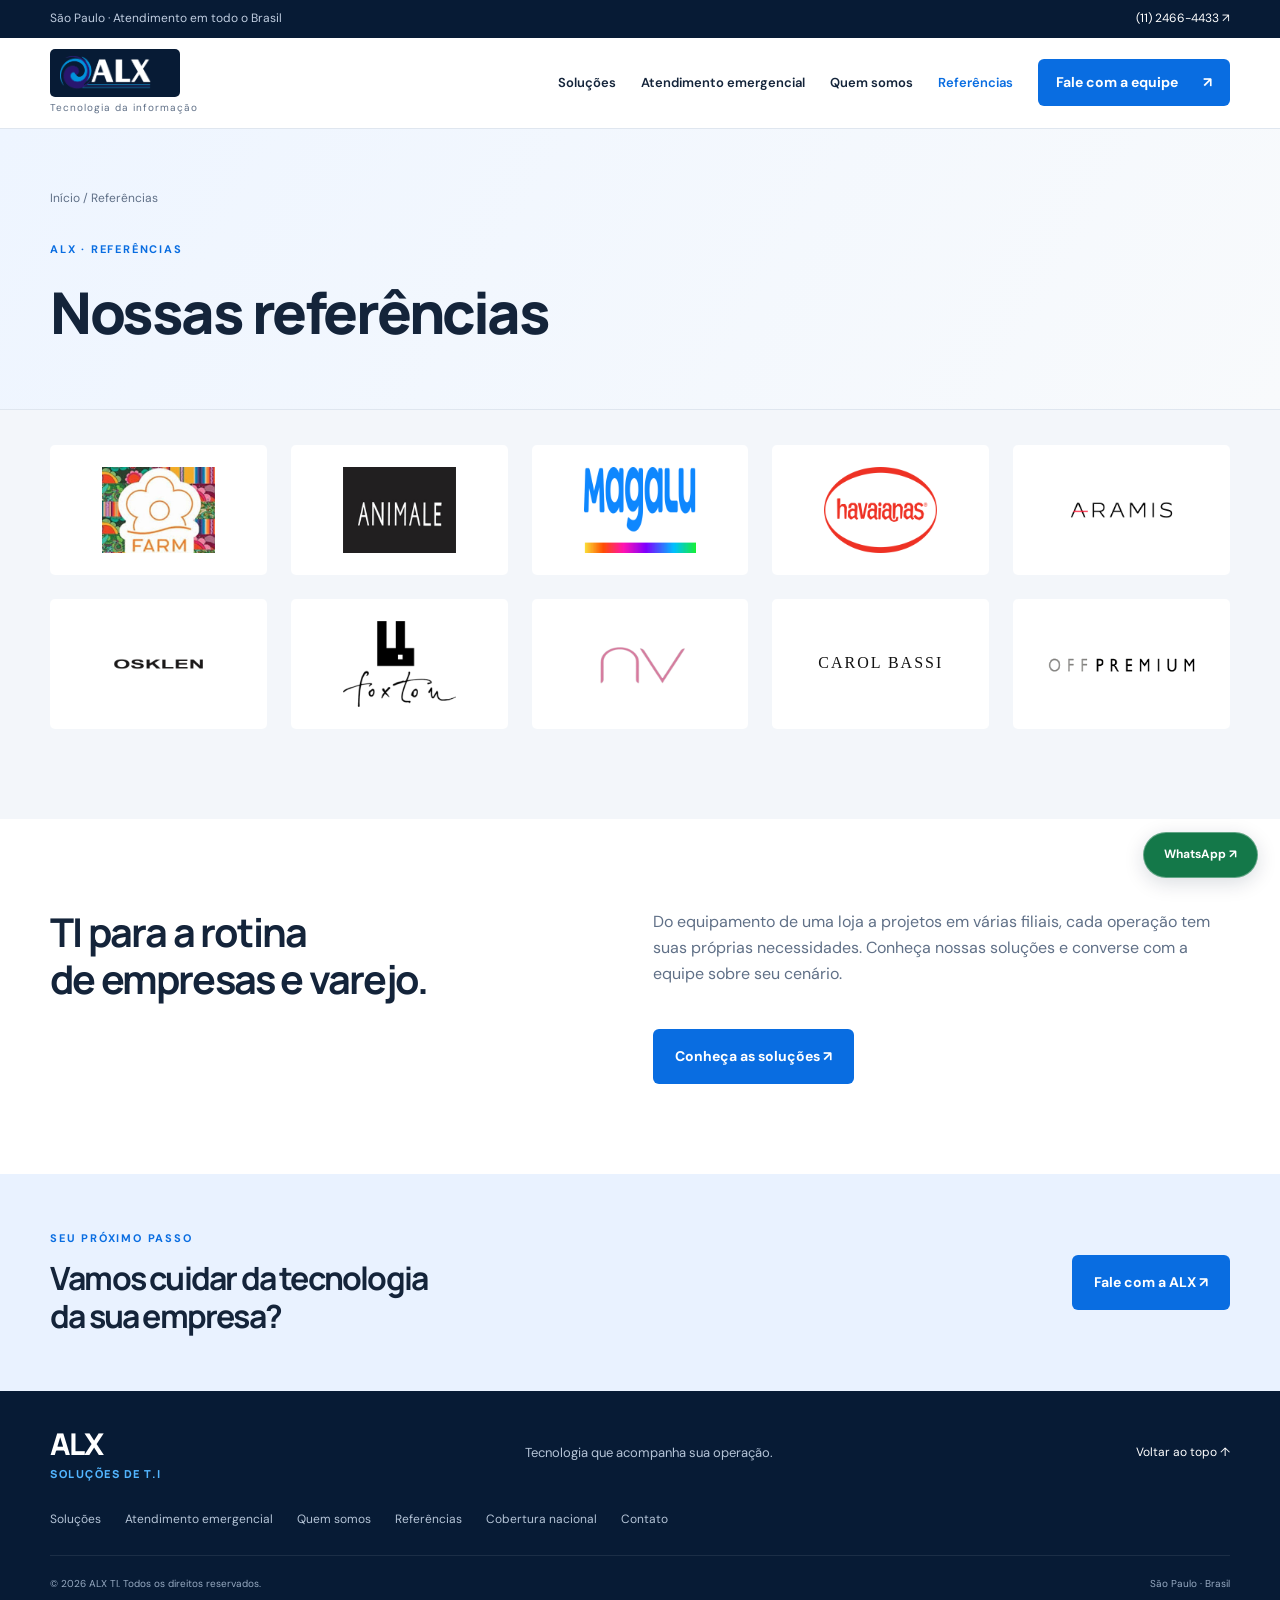
<file: referencias.html>
<!doctype html>
<html lang="pt-BR">
<head>
<meta charset="utf-8"><meta name="viewport" content="width=device-width,initial-scale=1">
<title>Nossas referências | ALX TI</title>
<meta name="description" content="Conheça as referências da ALX em tecnologia para operações empresariais e de varejo.">
<meta name="theme-color" content="#071b35"><meta property="og:title" content="Nossas referências | ALX TI"><meta property="og:description" content="Suporte, infraestrutura e atendimento emergencial para empresas em todo o Brasil."><meta property="og:type" content="website">
<link rel="icon" href="assets/favicon.svg" type="image/svg+xml"><link rel="stylesheet" href="styles.css?v=20261013-quem-somos"><script src="app.js?v=20261013-quem-somos" defer></script>
</head>
<body>
<a class="skip" href="#conteudo">Pular para o conteúdo</a>
<div class="topline"><div class="wrap"><span>São Paulo · Atendimento em todo o Brasil</span><a href="tel:+551124664433">(11) 2466-4433 ↗</a></div></div>
<header><div class="wrap navigation"><a class="brand" href="index.html" aria-label="ALX TI — início"><img src="assets/logo.png" alt="ALX TI"><span>Tecnologia da informação</span></a><button class="menu-toggle" aria-label="Abrir menu" aria-expanded="false" aria-controls="menu">☰</button><nav id="menu" aria-label="Principal"><a href="solucoes.html">Soluções</a><a href="emergencial.html">Atendimento emergencial</a><a href="sobre.html">Quem somos</a><a href="referencias.html">Referências</a><a class="button small" href="contato.html">Fale com a equipe <span>↗</span></a></nav></div></header>
<main id="conteudo">
<section class="page-hero"><div class="wrap"><a class="breadcrumb" href="index.html">Início</a><span class="breadcrumb"> / Referências</span><p class="eyebrow">ALX · Referências</p><h1>Nossas referências</h1></div></section><section class="clients section references-page" id="clientes"><div class="wrap"><div class="section-heading"><h2>Nossas referências</h2></div><div class="logos"><img src="assets/farm.jpg" alt="FARM" loading="lazy"><img src="assets/animale.jpg" alt="Animale" loading="lazy"><img src="assets/magalu.png" alt="Magalu" loading="lazy"><img src="assets/havaianas.png" alt="Havaianas" loading="lazy"><img src="assets/aramis.png" alt="Aramis" loading="lazy"><img src="assets/osklen.png" alt="Osklen" loading="lazy"><img src="assets/foxton.png" alt="Foxton" loading="lazy"><img src="assets/bynv.png" alt="ByNV" loading="lazy"><div class="wordmark" aria-label="Carol Bassi">CAROL BASSI</div><img src="assets/offpremium.png" alt="OffPremium" loading="lazy"></div></div></section><section class="section"><div class="wrap reference-context"><h2>TI para a rotina<br>de empresas e varejo.</h2><p>Do equipamento de uma loja a projetos em várias filiais, cada operação tem suas próprias necessidades. Conheça nossas soluções e converse com a equipe sobre seu cenário.</p><a class="button" href="solucoes.html">Conheça as soluções ↗</a></div></section><section class="closing-cta"><div class="wrap"><div><p class="eyebrow">Seu próximo passo</p><h2>Vamos cuidar da tecnologia<br>da sua empresa?</h2></div><a class="button" href="contato.html">Fale com a ALX ↗</a></div></section>
</main>
<footer><div class="wrap footer-grid"><a class="footer-brand" href="index.html">ALX <span>SOLUÇÕES DE T.I</span></a><p>Tecnologia que acompanha sua operação.</p><a href="#conteudo">Voltar ao topo ↑</a></div><div class="wrap footer-nav"><a href="solucoes.html">Soluções</a><a href="emergencial.html">Atendimento emergencial</a><a href="sobre.html">Quem somos</a><a href="referencias.html">Referências</a><a href="cobertura-nacional.html">Cobertura nacional</a><a href="contato.html">Contato</a></div><div class="wrap footer-bottom"><span>© <span id="year">2026</span> ALX TI. Todos os direitos reservados.</span><span>São Paulo · Brasil</span></div></footer>
<a class="floating-wa" href="https://wa.me/5511957455000?text=Ol%C3%A1%2C%20gostaria%20de%20conversar%20sobre%20um%20servi%C3%A7o%20de%20TI." target="_blank" rel="noopener noreferrer" aria-label="Conversar com a ALX no WhatsApp">WhatsApp ↗</a>
<dialog id="request-dialog" aria-labelledby="request-title"><div class="dialog-heading"><div><p class="eyebrow">Atendimento ALX</p><h2 id="request-title">Solicitar atendimento agora</h2></div><button type="button" class="dialog-close" aria-label="Fechar solicitação">×</button></div><p class="dialog-intro">Conte o que precisa. Vamos preparar uma mensagem com suas informações para o WhatsApp da ALX.</p><form id="request-form"><div class="form-row"><label>Nome completo<input name="nome" autocomplete="name" required maxlength="100"></label><label>Empresa <span class="optional">(opcional)</span><input name="empresa" autocomplete="organization" maxlength="120"></label></div><div class="form-row"><label>Cidade<input name="cidade" autocomplete="address-level2" required maxlength="100"></label><label>Estado<select name="estado" autocomplete="address-level1" required><option value="">Selecione a UF</option><option>AC</option><option>AL</option><option>AP</option><option>AM</option><option>BA</option><option>CE</option><option>DF</option><option>ES</option><option>GO</option><option>MA</option><option>MT</option><option>MS</option><option>MG</option><option>PA</option><option>PB</option><option>PR</option><option>PE</option><option>PI</option><option>RJ</option><option>RN</option><option>RS</option><option>RO</option><option>RR</option><option>SC</option><option>SP</option><option>SE</option><option>TO</option></select></label></div><label>Telefone com DDD<input name="telefone" type="tel" autocomplete="tel" inputmode="tel" required minlength="10" maxlength="22" placeholder="(11) 99999-9999"></label><label>Endereço do atendimento<input name="endereco" autocomplete="street-address" required maxlength="250" placeholder="Rua, número, bairro e complemento"></label><label>Tipo de problema<select name="tipo" required><option value="">Selecione</option><option>Atendimento emergencial</option><option>Computador ou notebook</option><option>PDV, impressora ou pin pad</option><option>Rede ou internet</option><option>Instalação de equipamentos</option><option>Manutenção preventiva</option><option>Visitas de rotina</option><option>Outro problema de TI</option></select></label><label>Descrição do problema<textarea name="descricao" rows="3" required maxlength="2000" placeholder="O que aconteceu, equipamentos envolvidos e impacto na operação…"></textarea></label><p class="form-note">Você revisa e confirma o envio no WhatsApp. Estes dados não são armazenados pelo site. Disponibilidade, orçamento e prazo são confirmados pela ALX.</p><button class="button" type="submit">Continuar no WhatsApp ↗</button><p id="request-status" role="status"></p><a id="request-fallback" hidden target="_blank" rel="noopener noreferrer">Abrir mensagem no WhatsApp ↗</a></form></dialog>
</body></html>
</file>
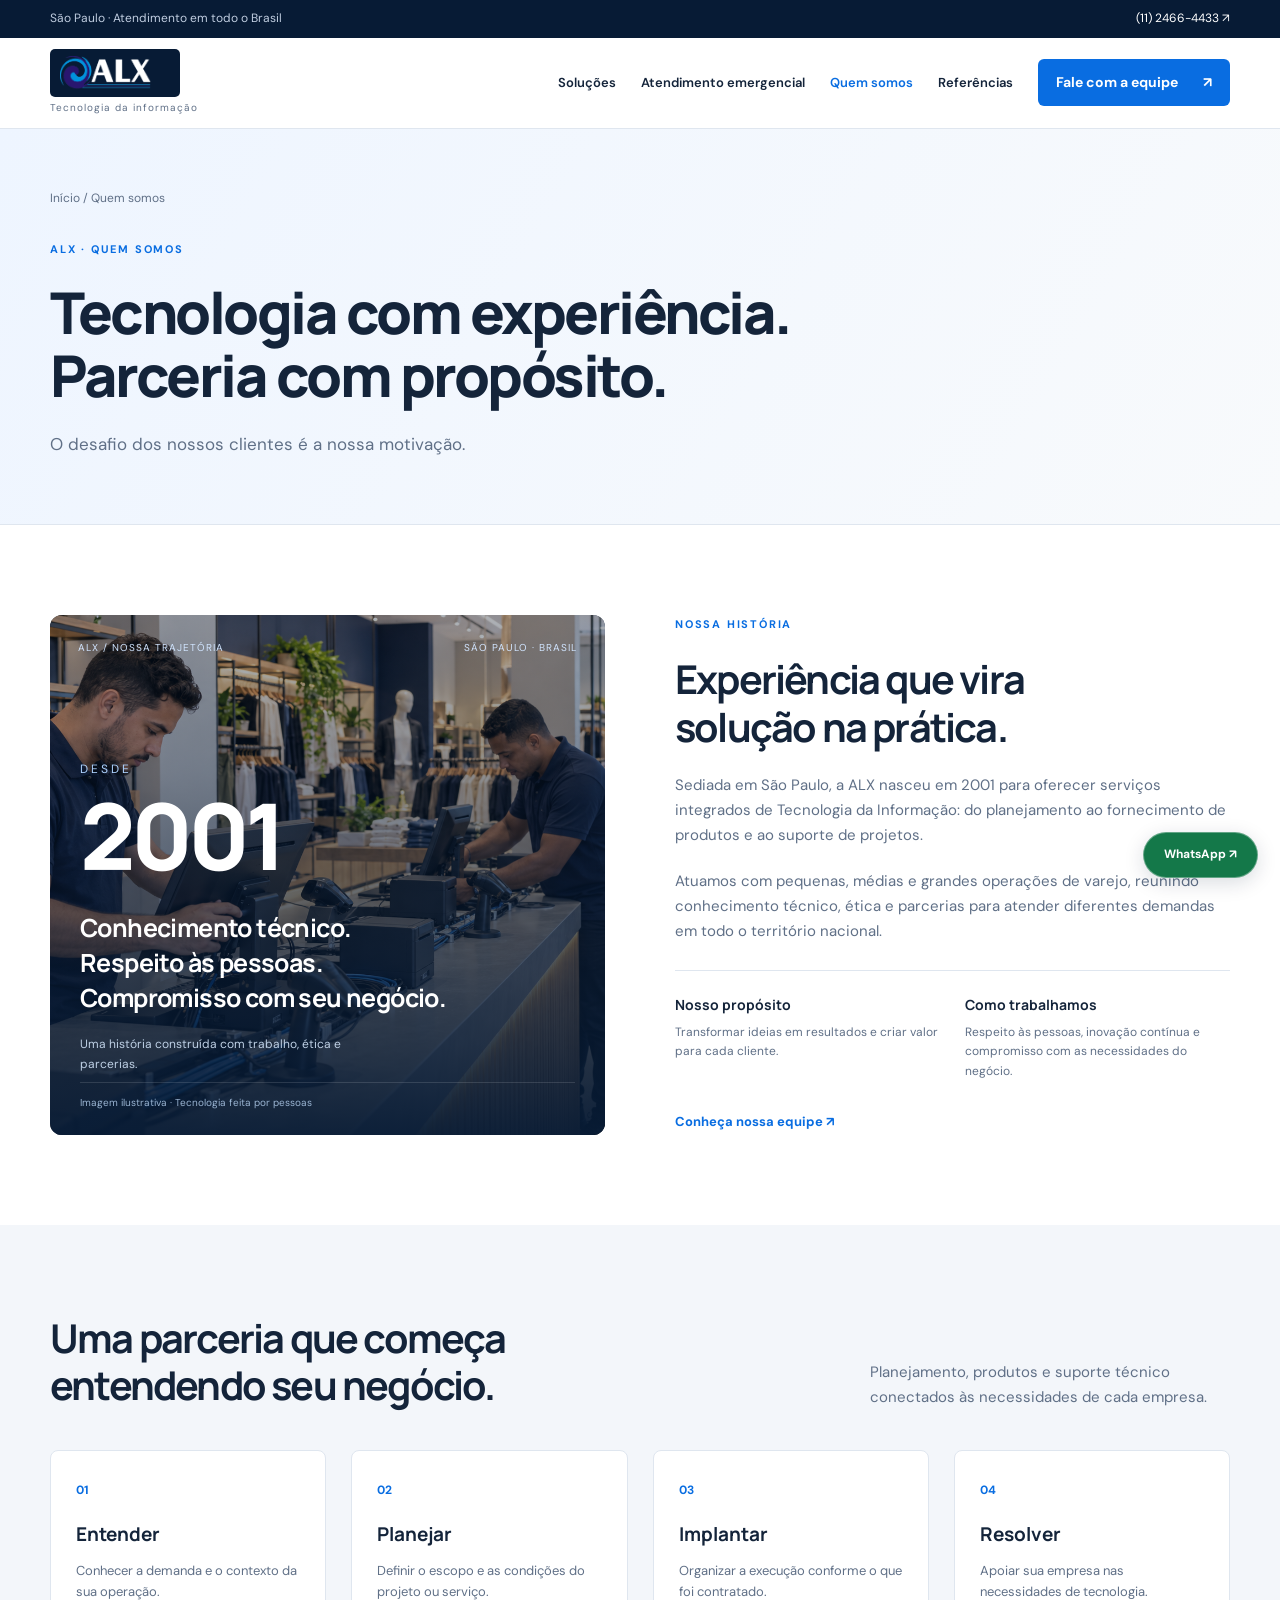
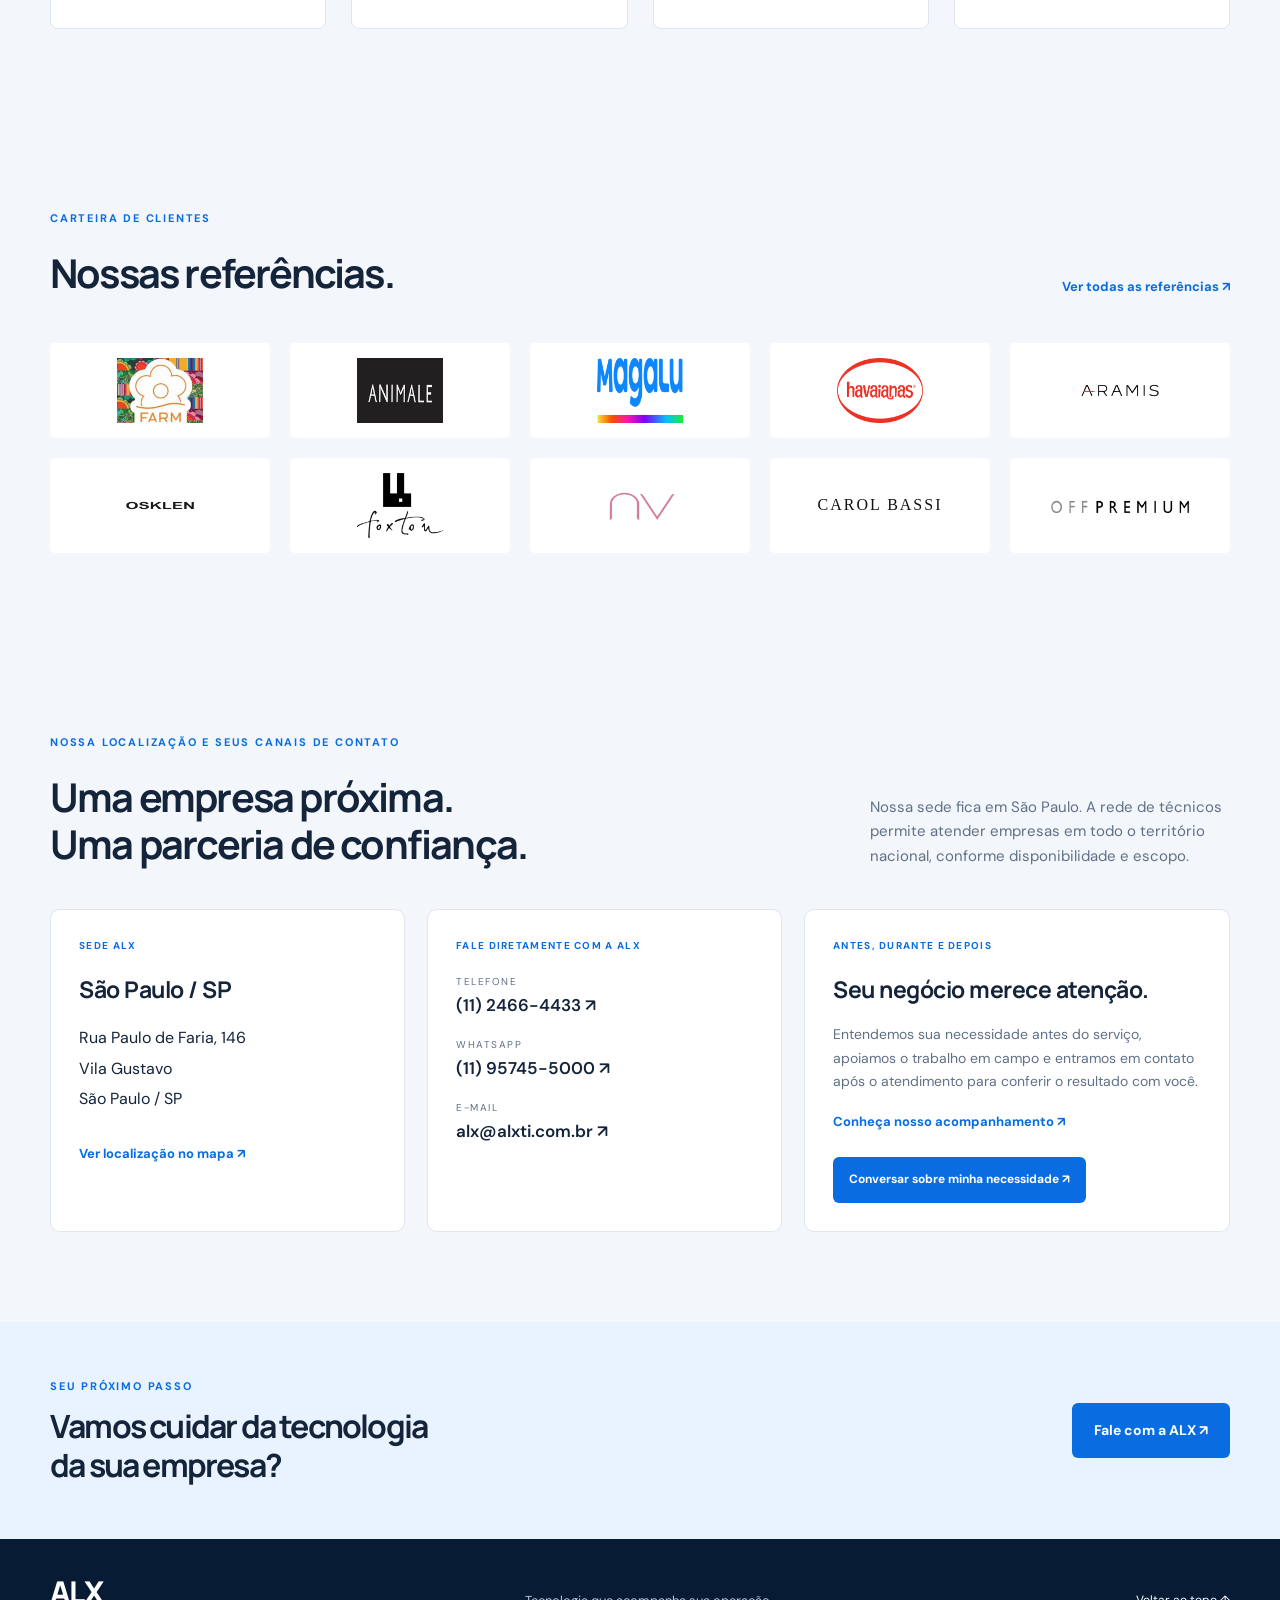
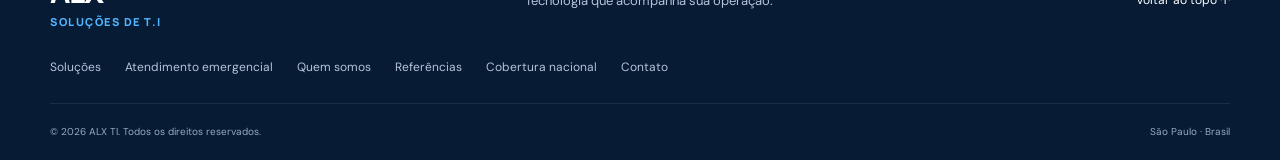
<file: sobre.html>
<!doctype html>
<html lang="pt-BR">
<head>
<meta charset="utf-8"><meta name="viewport" content="width=device-width,initial-scale=1">
<title>Quem somos | ALX TI</title>
<meta name="description" content="Conheça a ALX, sediada em São Paulo desde 2001, com soluções de TI e atendimento nacional.">
<meta name="theme-color" content="#071b35"><meta property="og:title" content="Quem somos | ALX TI"><meta property="og:description" content="Suporte, infraestrutura e atendimento emergencial para empresas em todo o Brasil."><meta property="og:type" content="website">
<link rel="icon" href="assets/favicon.svg" type="image/svg+xml"><link rel="stylesheet" href="styles.css?v=20261013-quem-somos"><script src="app.js?v=20261013-quem-somos" defer></script>
</head>
<body>
<a class="skip" href="#conteudo">Pular para o conteúdo</a>
<div class="topline"><div class="wrap"><span>São Paulo · Atendimento em todo o Brasil</span><a href="tel:+551124664433">(11) 2466-4433 ↗</a></div></div>
<header><div class="wrap navigation"><a class="brand" href="index.html" aria-label="ALX TI — início"><img src="assets/logo.png" alt="ALX TI"><span>Tecnologia da informação</span></a><button class="menu-toggle" aria-label="Abrir menu" aria-expanded="false" aria-controls="menu">☰</button><nav id="menu" aria-label="Principal"><a href="solucoes.html">Soluções</a><a href="emergencial.html">Atendimento emergencial</a><a href="sobre.html">Quem somos</a><a href="referencias.html">Referências</a><a class="button small" href="contato.html">Fale com a equipe <span>↗</span></a></nav></div></header>
<main id="conteudo">
<section class="page-hero"><div class="wrap"><a class="breadcrumb" href="index.html">Início</a><span class="breadcrumb"> / Quem somos</span><p class="eyebrow">ALX · Quem somos</p><h1>Tecnologia com experiência.<br>Parceria com propósito.</h1><p class="lead">O desafio dos nossos clientes é a nossa motivação.</p></div></section><section class="section" id="sobre"><div class="wrap about-grid"><div class="heritage-card"><img src="assets/loja-ia.png" alt="Imagem ilustrativa de IA: equipe de TI trabalhando em conjunto na implantação de uma loja" loading="lazy"><div class="heritage-shade"></div><div class="heritage-top"><span>ALX / Nossa trajetória</span><span>São Paulo · Brasil</span></div><div class="heritage-copy"><p>Desde</p><strong>2001</strong><h3>Conhecimento técnico.<br>Respeito às pessoas.<br>Compromisso com seu negócio.</h3><span>Uma história construída com trabalho, ética e parcerias.</span></div><div class="heritage-caption">Imagem ilustrativa · Tecnologia feita por pessoas</div></div><div><p class="eyebrow">Nossa história</p><h2>Experiência que vira<br>solução na prática.</h2><p>Sediada em São Paulo, a ALX nasceu em 2001 para oferecer serviços integrados de Tecnologia da Informação: do planejamento ao fornecimento de produtos e ao suporte de projetos.</p><p>Atuamos com pequenas, médias e grandes operações de varejo, reunindo conhecimento técnico, ética e parcerias para atender diferentes demandas em todo o território nacional.</p><div class="values"><div><h3>Nosso propósito</h3><p>Transformar ideias em resultados e criar valor para cada cliente.</p></div><div><h3>Como trabalhamos</h3><p>Respeito às pessoas, inovação contínua e compromisso com as necessidades do negócio.</p></div></div><a class="text-link" href="contato.html">Conheça nossa equipe ↗</a></div></div></section><section class="section principles"><div class="wrap"><div class="section-heading"><h2>Uma parceria que começa<br>entendendo seu negócio.</h2><p>Planejamento, produtos e suporte técnico conectados às necessidades de cada empresa.</p></div><div class="info-grid"><article><span>01</span><h3>Entender</h3><p>Conhecer a demanda e o contexto da sua operação.</p></article><article><span>02</span><h3>Planejar</h3><p>Definir o escopo e as condições do projeto ou serviço.</p></article><article><span>03</span><h3>Implantar</h3><p>Organizar a execução conforme o que foi contratado.</p></article><article><span>04</span><h3>Resolver</h3><p>Apoiar sua empresa nas necessidades de tecnologia.</p></article></div></div></section><section class="clients section about-clients"><div class="wrap"><p class="eyebrow">Carteira de clientes</p><div class="section-heading"><h2>Nossas referências.</h2><a class="text-link" href="referencias.html">Ver todas as referências ↗</a></div><div class="logos"><img src="assets/farm.jpg" alt="FARM" loading="lazy"><img src="assets/animale.jpg" alt="Animale" loading="lazy"><img src="assets/magalu.png" alt="Magalu" loading="lazy"><img src="assets/havaianas.png" alt="Havaianas" loading="lazy"><img src="assets/aramis.png" alt="Aramis" loading="lazy"><img src="assets/osklen.png" alt="Osklen" loading="lazy"><img src="assets/foxton.png" alt="Foxton" loading="lazy"><img src="assets/bynv.png" alt="ByNV" loading="lazy"><div class="wordmark" aria-label="Carol Bassi">CAROL BASSI</div><img src="assets/offpremium.png" alt="OffPremium" loading="lazy"></div></div></section><section class="section company-location"><div class="wrap"><div class="section-heading"><div><p class="eyebrow">Nossa localização e seus canais de contato</p><h2>Uma empresa próxima.<br>Uma parceria de confiança.</h2></div><p>Nossa sede fica em São Paulo. A rede de técnicos permite atender empresas em todo o território nacional, conforme disponibilidade e escopo.</p></div><div class="company-contact-grid"><article class="company-address"><p class="eyebrow">Sede ALX</p><h3>São Paulo / SP</h3><address>Rua Paulo de Faria, 146<br>Vila Gustavo<br>São Paulo / SP</address><a class="text-link" href="https://www.google.com/maps/search/?api=1&amp;query=Rua%20Paulo%20de%20Faria%20146%20Vila%20Gustavo%20S%C3%A3o%20Paulo" target="_blank" rel="noopener noreferrer">Ver localização no mapa ↗</a></article><article><p class="eyebrow">Fale diretamente com a ALX</p><div class="contact-links"><a href="tel:+551124664433"><span>Telefone</span><strong>(11) 2466-4433 ↗</strong></a><a href="https://wa.me/5511957455000" target="_blank" rel="noopener noreferrer"><span>WhatsApp</span><strong>(11) 95745-5000 ↗</strong></a><a href="mailto:alx@alxti.com.br"><span>E-mail</span><strong>alx@alxti.com.br ↗</strong></a></div></article><article class="company-partnership"><p class="eyebrow">Antes, durante e depois</p><h3>Seu negócio merece atenção.</h3><p>Entendemos sua necessidade antes do serviço, apoiamos o trabalho em campo e entramos em contato após o atendimento para conferir o resultado com você.</p><a class="text-link" href="cobertura-nacional.html">Conheça nosso acompanhamento ↗</a><button class="button" type="button" data-request="">Conversar sobre minha necessidade ↗</button></article></div></div></section><section class="closing-cta"><div class="wrap"><div><p class="eyebrow">Seu próximo passo</p><h2>Vamos cuidar da tecnologia<br>da sua empresa?</h2></div><a class="button" href="contato.html">Fale com a ALX ↗</a></div></section>
</main>
<footer><div class="wrap footer-grid"><a class="footer-brand" href="index.html">ALX <span>SOLUÇÕES DE T.I</span></a><p>Tecnologia que acompanha sua operação.</p><a href="#conteudo">Voltar ao topo ↑</a></div><div class="wrap footer-nav"><a href="solucoes.html">Soluções</a><a href="emergencial.html">Atendimento emergencial</a><a href="sobre.html">Quem somos</a><a href="referencias.html">Referências</a><a href="cobertura-nacional.html">Cobertura nacional</a><a href="contato.html">Contato</a></div><div class="wrap footer-bottom"><span>© <span id="year">2026</span> ALX TI. Todos os direitos reservados.</span><span>São Paulo · Brasil</span></div></footer>
<a class="floating-wa" href="https://wa.me/5511957455000?text=Ol%C3%A1%2C%20gostaria%20de%20conversar%20sobre%20um%20servi%C3%A7o%20de%20TI." target="_blank" rel="noopener noreferrer" aria-label="Conversar com a ALX no WhatsApp">WhatsApp ↗</a>
<dialog id="request-dialog" aria-labelledby="request-title"><div class="dialog-heading"><div><p class="eyebrow">Atendimento ALX</p><h2 id="request-title">Solicitar atendimento agora</h2></div><button type="button" class="dialog-close" aria-label="Fechar solicitação">×</button></div><p class="dialog-intro">Conte o que precisa. Vamos preparar uma mensagem com suas informações para o WhatsApp da ALX.</p><form id="request-form"><div class="form-row"><label>Nome completo<input name="nome" autocomplete="name" required maxlength="100"></label><label>Empresa <span class="optional">(opcional)</span><input name="empresa" autocomplete="organization" maxlength="120"></label></div><div class="form-row"><label>Cidade<input name="cidade" autocomplete="address-level2" required maxlength="100"></label><label>Estado<select name="estado" autocomplete="address-level1" required><option value="">Selecione a UF</option><option>AC</option><option>AL</option><option>AP</option><option>AM</option><option>BA</option><option>CE</option><option>DF</option><option>ES</option><option>GO</option><option>MA</option><option>MT</option><option>MS</option><option>MG</option><option>PA</option><option>PB</option><option>PR</option><option>PE</option><option>PI</option><option>RJ</option><option>RN</option><option>RS</option><option>RO</option><option>RR</option><option>SC</option><option>SP</option><option>SE</option><option>TO</option></select></label></div><label>Telefone com DDD<input name="telefone" type="tel" autocomplete="tel" inputmode="tel" required minlength="10" maxlength="22" placeholder="(11) 99999-9999"></label><label>Endereço do atendimento<input name="endereco" autocomplete="street-address" required maxlength="250" placeholder="Rua, número, bairro e complemento"></label><label>Tipo de problema<select name="tipo" required><option value="">Selecione</option><option>Atendimento emergencial</option><option>Computador ou notebook</option><option>PDV, impressora ou pin pad</option><option>Rede ou internet</option><option>Instalação de equipamentos</option><option>Manutenção preventiva</option><option>Visitas de rotina</option><option>Outro problema de TI</option></select></label><label>Descrição do problema<textarea name="descricao" rows="3" required maxlength="2000" placeholder="O que aconteceu, equipamentos envolvidos e impacto na operação…"></textarea></label><p class="form-note">Você revisa e confirma o envio no WhatsApp. Estes dados não são armazenados pelo site. Disponibilidade, orçamento e prazo são confirmados pela ALX.</p><button class="button" type="submit">Continuar no WhatsApp ↗</button><p id="request-status" role="status"></p><a id="request-fallback" hidden target="_blank" rel="noopener noreferrer">Abrir mensagem no WhatsApp ↗</a></form></dialog>
</body></html>
</file>
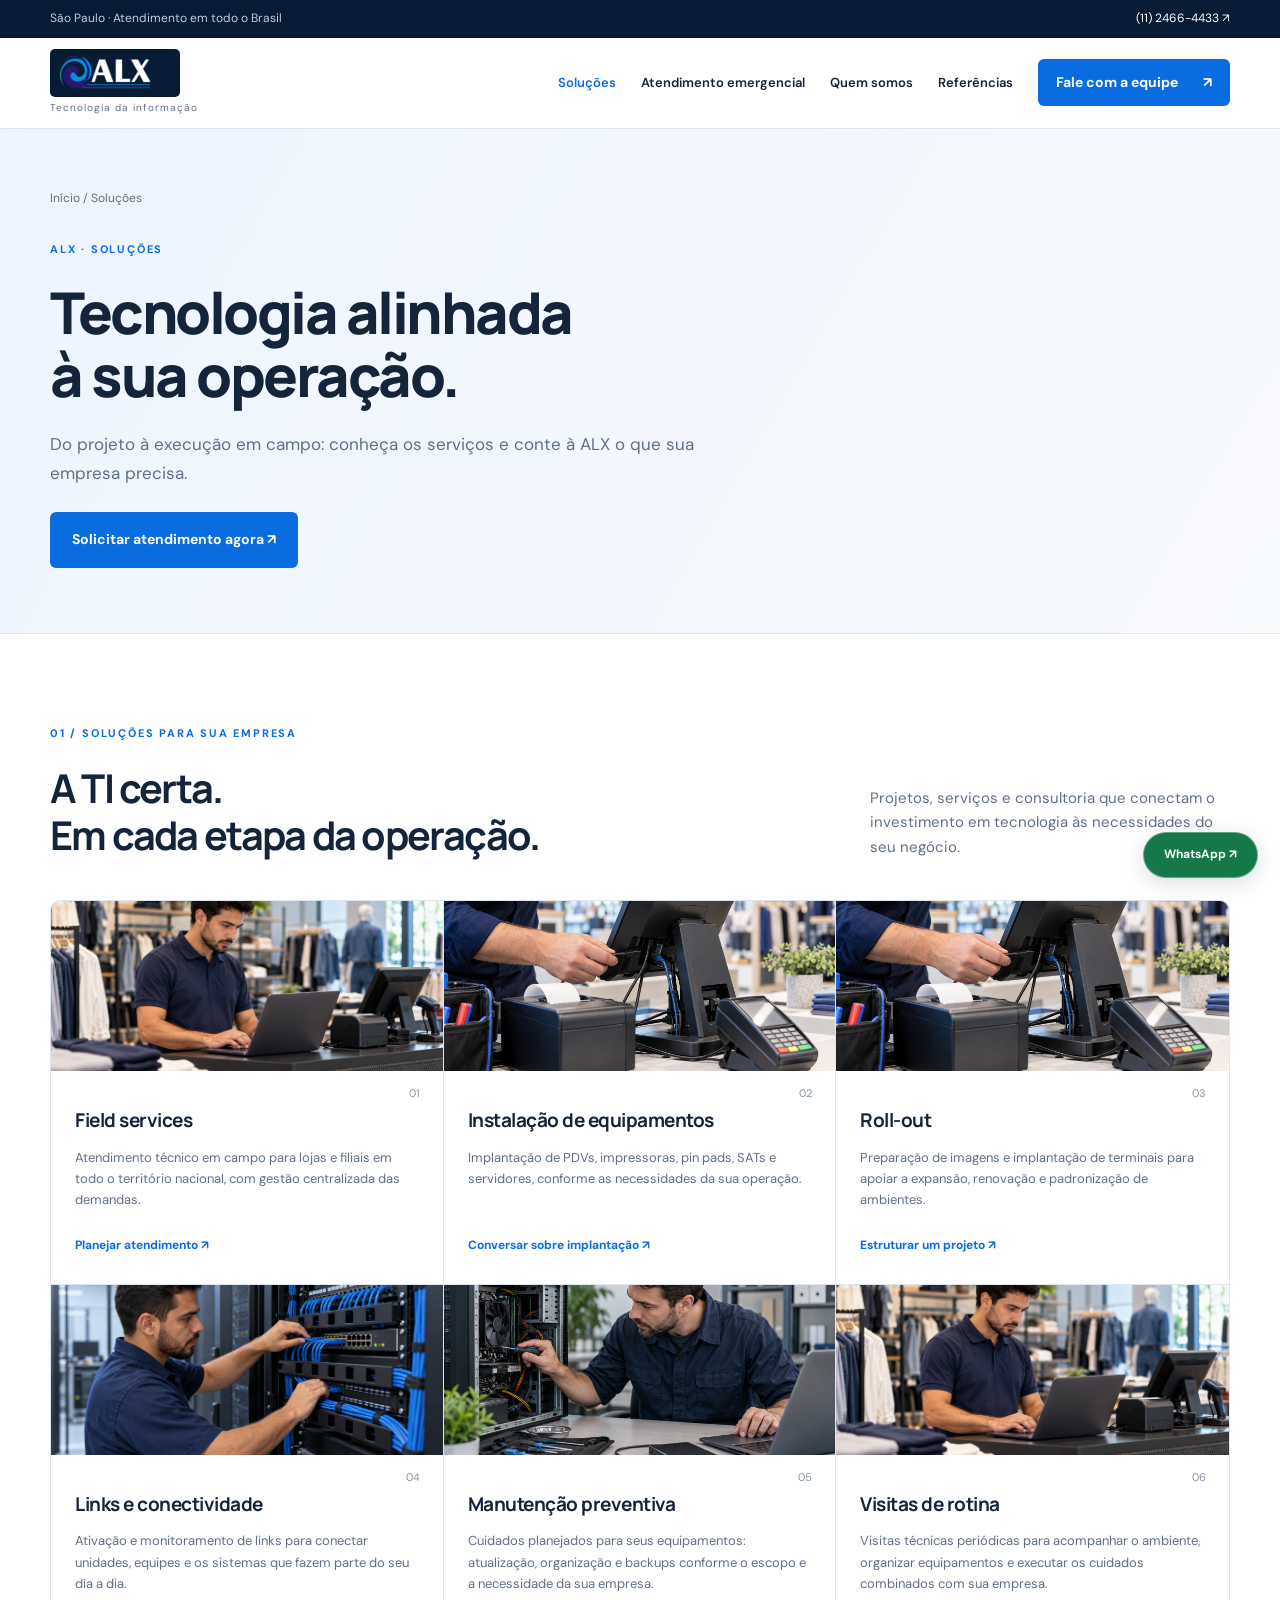
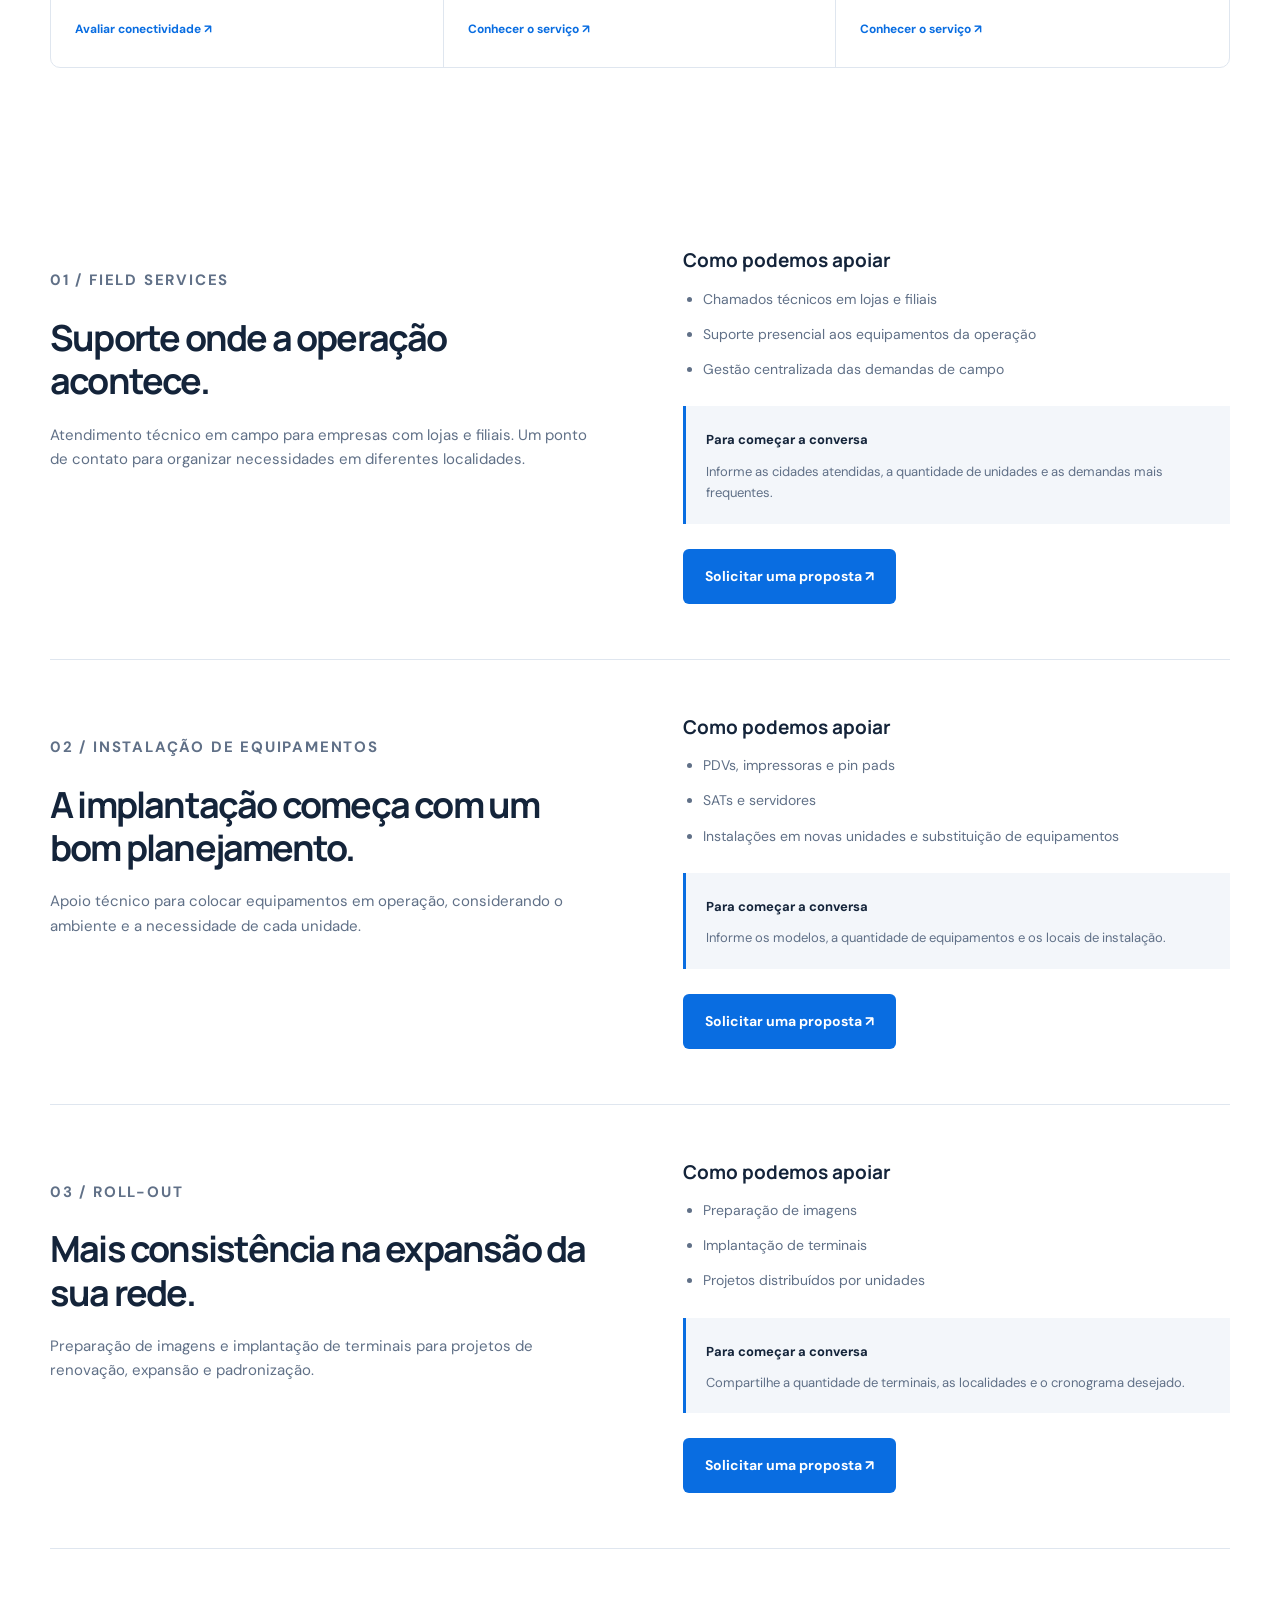
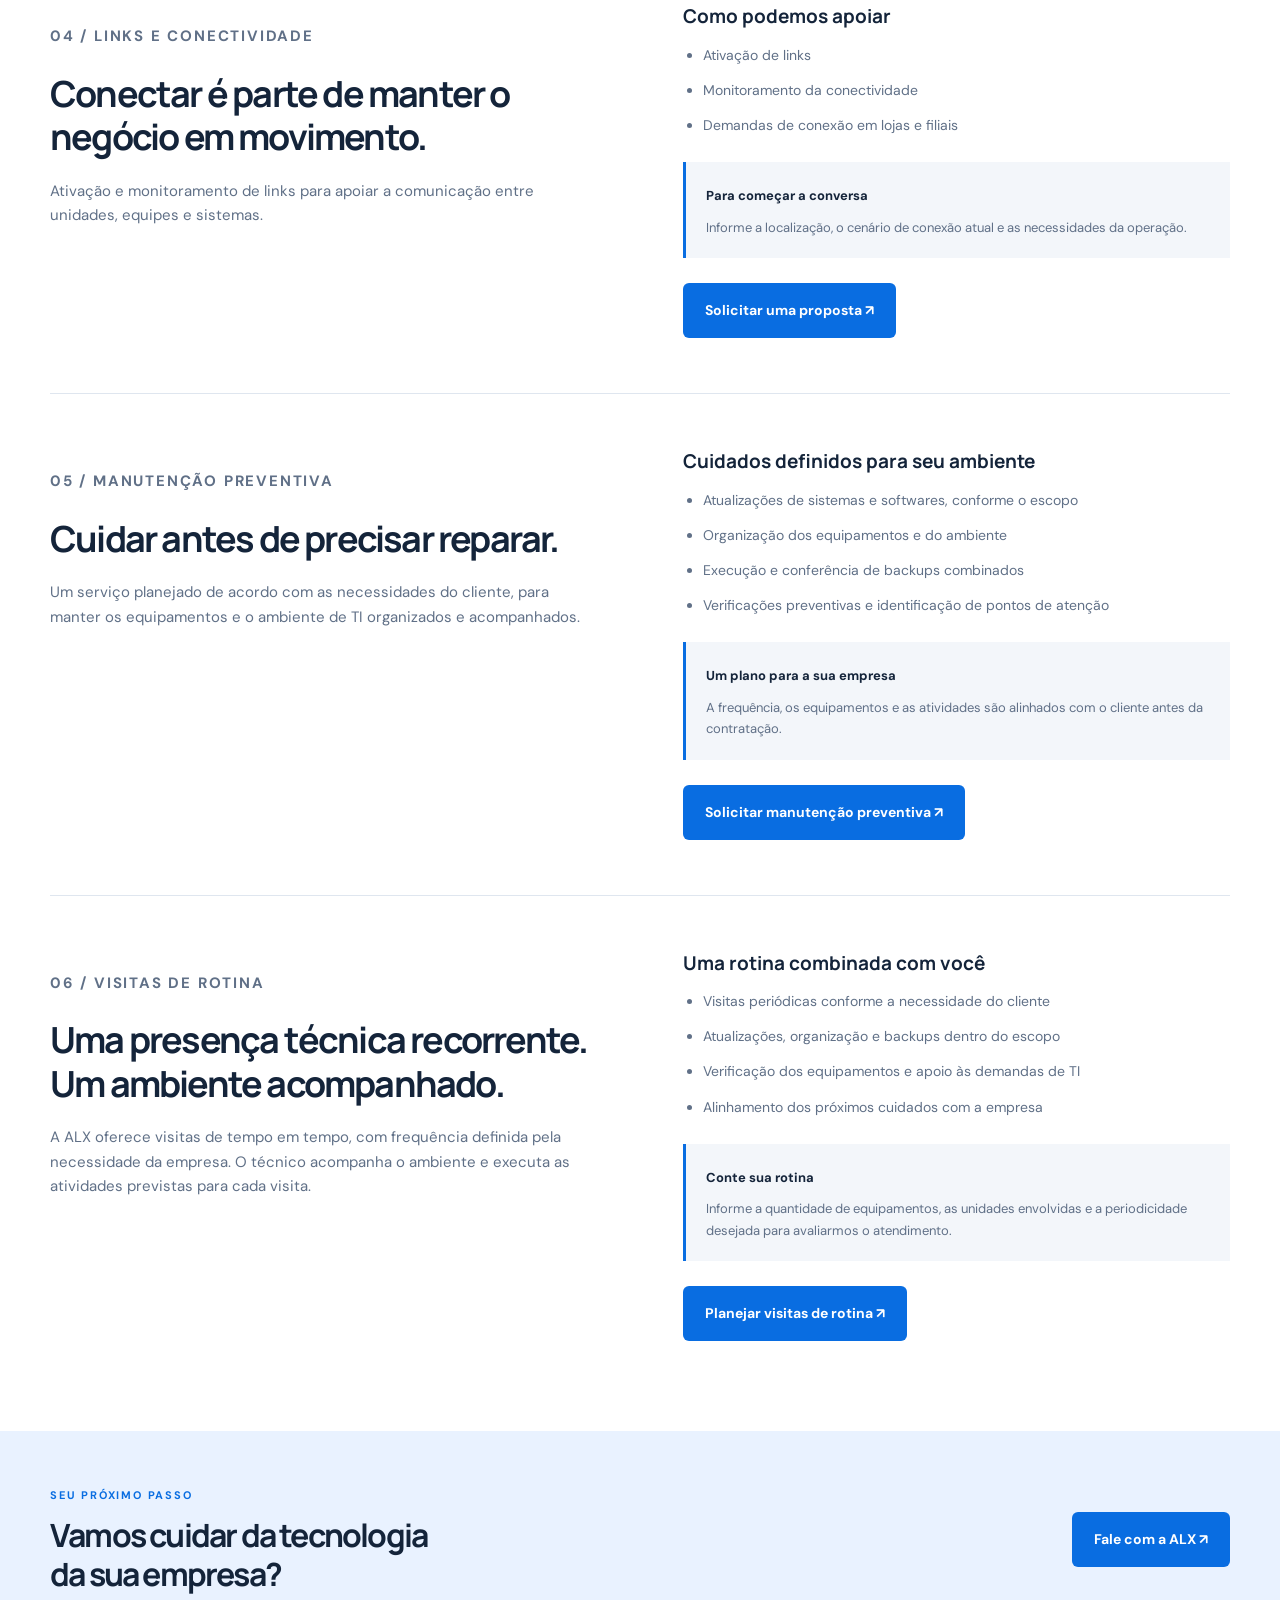
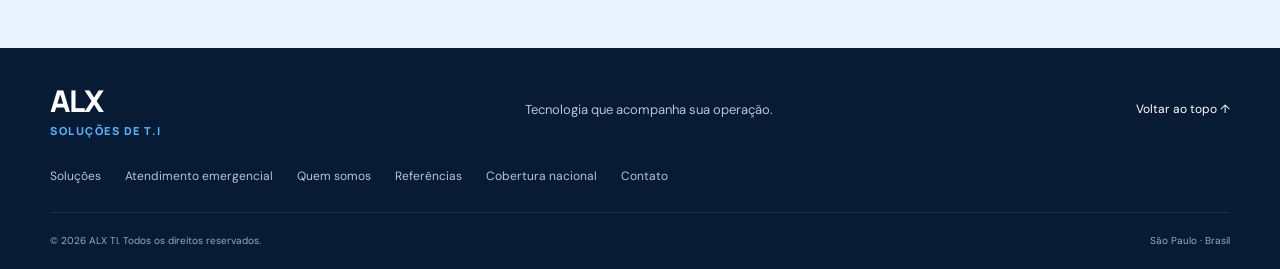
<file: solucoes.html>
<!doctype html>
<html lang="pt-BR">
<head>
<meta charset="utf-8"><meta name="viewport" content="width=device-width,initial-scale=1">
<title>Soluções para empresas e varejo | ALX TI</title>
<meta name="description" content="Field services, instalação de equipamentos, roll-out e conectividade para empresas e filiais.">
<meta name="theme-color" content="#071b35"><meta property="og:title" content="Soluções para empresas e varejo | ALX TI"><meta property="og:description" content="Suporte, infraestrutura e atendimento emergencial para empresas em todo o Brasil."><meta property="og:type" content="website">
<link rel="icon" href="assets/favicon.svg" type="image/svg+xml"><link rel="stylesheet" href="styles.css?v=20261013-quem-somos"><script src="app.js?v=20261013-quem-somos" defer></script>
</head>
<body>
<a class="skip" href="#conteudo">Pular para o conteúdo</a>
<div class="topline"><div class="wrap"><span>São Paulo · Atendimento em todo o Brasil</span><a href="tel:+551124664433">(11) 2466-4433 ↗</a></div></div>
<header><div class="wrap navigation"><a class="brand" href="index.html" aria-label="ALX TI — início"><img src="assets/logo.png" alt="ALX TI"><span>Tecnologia da informação</span></a><button class="menu-toggle" aria-label="Abrir menu" aria-expanded="false" aria-controls="menu">☰</button><nav id="menu" aria-label="Principal"><a href="solucoes.html">Soluções</a><a href="emergencial.html">Atendimento emergencial</a><a href="sobre.html">Quem somos</a><a href="referencias.html">Referências</a><a class="button small" href="contato.html">Fale com a equipe <span>↗</span></a></nav></div></header>
<main id="conteudo">
<section class="page-hero"><div class="wrap"><a class="breadcrumb" href="index.html">Início</a><span class="breadcrumb"> / Soluções</span><p class="eyebrow">ALX · Soluções</p><h1>Tecnologia alinhada<br>à sua operação.</h1><p class="lead">Do projeto à execução em campo: conheça os serviços e conte à ALX o que sua empresa precisa.</p><button type="button" class="button page-request" data-request="">Solicitar atendimento agora ↗</button></div></section><section class="section" id="solucoes"><div class="wrap"><div class="section-heading"><div><p class="eyebrow">01 / Soluções para sua empresa</p><h2>A TI certa.<br>Em cada etapa da operação.</h2></div><p>Projetos, serviços e consultoria que conectam o investimento em tecnologia às necessidades do seu negócio.</p></div><div class="services"><article><img class="service-photo" src="assets/field-services-ia.png" alt="Imagem ilustrativa gerada por IA: Técnico atendendo um ponto de venda" loading="lazy"><span class="service-number">01</span><div class="service-icon">⌁</div><h3>Field services</h3><p>Atendimento técnico em campo para lojas e filiais em todo o território nacional, com gestão centralizada das demandas.</p><a href="#field-services">Planejar atendimento ↗</a></article><article><img class="service-photo" src="assets/instalacao-ia.png" alt="Imagem ilustrativa gerada por IA: Instalação de equipamentos de ponto de venda" loading="lazy"><span class="service-number">02</span><div class="service-icon">▣</div><h3>Instalação de equipamentos</h3><p>Implantação de PDVs, impressoras, pin pads, SATs e servidores, conforme as necessidades da sua operação.</p><a href="#equipamentos">Conversar sobre implantação ↗</a></article><article><img class="service-photo" src="assets/instalacao-ia.png" alt="Imagem ilustrativa gerada por IA: implantação de terminais" loading="lazy"><span class="service-number">03</span><div class="service-icon">⇄</div><h3>Roll-out</h3><p>Preparação de imagens e implantação de terminais para apoiar a expansão, renovação e padronização de ambientes.</p><a href="#roll-out">Estruturar um projeto ↗</a></article><article><img class="service-photo" src="assets/rack-ia.png" alt="Imagem ilustrativa gerada por IA: técnico montando um rack de TI" loading="lazy"><span class="service-number">04</span><div class="service-icon">◎</div><h3>Links e conectividade</h3><p>Ativação e monitoramento de links para conectar unidades, equipes e os sistemas que fazem parte do seu dia a dia.</p><a href="#conectividade">Avaliar conectividade ↗</a></article><article><img class="service-photo" src="assets/preventiva-ia.png" alt="Imagem ilustrativa gerada por IA: Manutenção preventiva em computador" loading="lazy"><span class="service-number">05</span><div class="service-icon">⌁</div><h3>Manutenção preventiva</h3><p>Cuidados planejados para seus equipamentos: atualização, organização e backups conforme o escopo e a necessidade da sua empresa.</p><a href="#preventiva">Conhecer o serviço ↗</a></article><article><img class="service-photo" src="assets/field-services-ia.png" alt="Imagem ilustrativa gerada por IA: visita técnica em loja" loading="lazy"><span class="service-number">06</span><div class="service-icon">⌁</div><h3>Visitas de rotina</h3><p>Visitas técnicas periódicas para acompanhar o ambiente, organizar equipamentos e executar os cuidados combinados com sua empresa.</p><a href="#rotina">Conhecer o serviço ↗</a></article></div></div></section><section class="section"><div class="wrap solution-details"><article class="solution-detail" id="field-services"><div><p class="eyebrow">01 / Field services</p><h2>Suporte onde a operação acontece.</h2><p>Atendimento técnico em campo para empresas com lojas e filiais. Um ponto de contato para organizar necessidades em diferentes localidades.</p></div><div><h3>Como podemos apoiar</h3><ul><li>Chamados técnicos em lojas e filiais</li><li>Suporte presencial aos equipamentos da operação</li><li>Gestão centralizada das demandas de campo</li></ul><div class="brief-box"><strong>Para começar a conversa</strong><p>Informe as cidades atendidas, a quantidade de unidades e as demandas mais frequentes.</p></div><a class="button" href="contato.html?servico=field-services" data-service="Field services">Solicitar uma proposta ↗</a></div></article><article class="solution-detail" id="equipamentos"><div><p class="eyebrow">02 / Instalação de equipamentos</p><h2>A implantação começa com um bom planejamento.</h2><p>Apoio técnico para colocar equipamentos em operação, considerando o ambiente e a necessidade de cada unidade.</p></div><div><h3>Como podemos apoiar</h3><ul><li>PDVs, impressoras e pin pads</li><li>SATs e servidores</li><li>Instalações em novas unidades e substituição de equipamentos</li></ul><div class="brief-box"><strong>Para começar a conversa</strong><p>Informe os modelos, a quantidade de equipamentos e os locais de instalação.</p></div><a class="button" href="contato.html?servico=equipamentos" data-service="Instalação de equipamentos">Solicitar uma proposta ↗</a></div></article><article class="solution-detail" id="roll-out"><div><p class="eyebrow">03 / Roll-out</p><h2>Mais consistência na expansão da sua rede.</h2><p>Preparação de imagens e implantação de terminais para projetos de renovação, expansão e padronização.</p></div><div><h3>Como podemos apoiar</h3><ul><li>Preparação de imagens</li><li>Implantação de terminais</li><li>Projetos distribuídos por unidades</li></ul><div class="brief-box"><strong>Para começar a conversa</strong><p>Compartilhe a quantidade de terminais, as localidades e o cronograma desejado.</p></div><a class="button" href="contato.html?servico=roll-out" data-service="Roll-out">Solicitar uma proposta ↗</a></div></article><article class="solution-detail" id="conectividade"><div><p class="eyebrow">04 / Links e conectividade</p><h2>Conectar é parte de manter o negócio em movimento.</h2><p>Ativação e monitoramento de links para apoiar a comunicação entre unidades, equipes e sistemas.</p></div><div><h3>Como podemos apoiar</h3><ul><li>Ativação de links</li><li>Monitoramento da conectividade</li><li>Demandas de conexão em lojas e filiais</li></ul><div class="brief-box"><strong>Para começar a conversa</strong><p>Informe a localização, o cenário de conexão atual e as necessidades da operação.</p></div><a class="button" href="contato.html?servico=conectividade" data-service="Links e conectividade">Solicitar uma proposta ↗</a></div></article><article class="solution-detail" id="preventiva"><div><p class="eyebrow">05 / Manutenção preventiva</p><h2>Cuidar antes de precisar reparar.</h2><p>Um serviço planejado de acordo com as necessidades do cliente, para manter os equipamentos e o ambiente de TI organizados e acompanhados.</p></div><div><h3>Cuidados definidos para seu ambiente</h3><ul><li>Atualizações de sistemas e softwares, conforme o escopo</li><li>Organização dos equipamentos e do ambiente</li><li>Execução e conferência de backups combinados</li><li>Verificações preventivas e identificação de pontos de atenção</li></ul><div class="brief-box"><strong>Um plano para a sua empresa</strong><p>A frequência, os equipamentos e as atividades são alinhados com o cliente antes da contratação.</p></div><button type="button" class="button" data-request="Manutenção preventiva">Solicitar manutenção preventiva ↗</button></div></article><article class="solution-detail" id="rotina"><div><p class="eyebrow">06 / Visitas de rotina</p><h2>Uma presença técnica recorrente.<br>Um ambiente acompanhado.</h2><p>A ALX oferece visitas de tempo em tempo, com frequência definida pela necessidade da empresa. O técnico acompanha o ambiente e executa as atividades previstas para cada visita.</p></div><div><h3>Uma rotina combinada com você</h3><ul><li>Visitas periódicas conforme a necessidade do cliente</li><li>Atualizações, organização e backups dentro do escopo</li><li>Verificação dos equipamentos e apoio às demandas de TI</li><li>Alinhamento dos próximos cuidados com a empresa</li></ul><div class="brief-box"><strong>Conte sua rotina</strong><p>Informe a quantidade de equipamentos, as unidades envolvidas e a periodicidade desejada para avaliarmos o atendimento.</p></div><button type="button" class="button" data-request="Visitas de rotina">Planejar visitas de rotina ↗</button></div></article></div></section><section class="closing-cta"><div class="wrap"><div><p class="eyebrow">Seu próximo passo</p><h2>Vamos cuidar da tecnologia<br>da sua empresa?</h2></div><a class="button" href="contato.html">Fale com a ALX ↗</a></div></section>
</main>
<footer><div class="wrap footer-grid"><a class="footer-brand" href="index.html">ALX <span>SOLUÇÕES DE T.I</span></a><p>Tecnologia que acompanha sua operação.</p><a href="#conteudo">Voltar ao topo ↑</a></div><div class="wrap footer-nav"><a href="solucoes.html">Soluções</a><a href="emergencial.html">Atendimento emergencial</a><a href="sobre.html">Quem somos</a><a href="referencias.html">Referências</a><a href="cobertura-nacional.html">Cobertura nacional</a><a href="contato.html">Contato</a></div><div class="wrap footer-bottom"><span>© <span id="year">2026</span> ALX TI. Todos os direitos reservados.</span><span>São Paulo · Brasil</span></div></footer>
<a class="floating-wa" href="https://wa.me/5511957455000?text=Ol%C3%A1%2C%20gostaria%20de%20conversar%20sobre%20um%20servi%C3%A7o%20de%20TI." target="_blank" rel="noopener noreferrer" aria-label="Conversar com a ALX no WhatsApp">WhatsApp ↗</a>
<dialog id="request-dialog" aria-labelledby="request-title"><div class="dialog-heading"><div><p class="eyebrow">Atendimento ALX</p><h2 id="request-title">Solicitar atendimento agora</h2></div><button type="button" class="dialog-close" aria-label="Fechar solicitação">×</button></div><p class="dialog-intro">Conte o que precisa. Vamos preparar uma mensagem com suas informações para o WhatsApp da ALX.</p><form id="request-form"><div class="form-row"><label>Nome completo<input name="nome" autocomplete="name" required maxlength="100"></label><label>Empresa <span class="optional">(opcional)</span><input name="empresa" autocomplete="organization" maxlength="120"></label></div><div class="form-row"><label>Cidade<input name="cidade" autocomplete="address-level2" required maxlength="100"></label><label>Estado<select name="estado" autocomplete="address-level1" required><option value="">Selecione a UF</option><option>AC</option><option>AL</option><option>AP</option><option>AM</option><option>BA</option><option>CE</option><option>DF</option><option>ES</option><option>GO</option><option>MA</option><option>MT</option><option>MS</option><option>MG</option><option>PA</option><option>PB</option><option>PR</option><option>PE</option><option>PI</option><option>RJ</option><option>RN</option><option>RS</option><option>RO</option><option>RR</option><option>SC</option><option>SP</option><option>SE</option><option>TO</option></select></label></div><label>Telefone com DDD<input name="telefone" type="tel" autocomplete="tel" inputmode="tel" required minlength="10" maxlength="22" placeholder="(11) 99999-9999"></label><label>Endereço do atendimento<input name="endereco" autocomplete="street-address" required maxlength="250" placeholder="Rua, número, bairro e complemento"></label><label>Tipo de problema<select name="tipo" required><option value="">Selecione</option><option>Atendimento emergencial</option><option>Computador ou notebook</option><option>PDV, impressora ou pin pad</option><option>Rede ou internet</option><option>Instalação de equipamentos</option><option>Manutenção preventiva</option><option>Visitas de rotina</option><option>Outro problema de TI</option></select></label><label>Descrição do problema<textarea name="descricao" rows="3" required maxlength="2000" placeholder="O que aconteceu, equipamentos envolvidos e impacto na operação…"></textarea></label><p class="form-note">Você revisa e confirma o envio no WhatsApp. Estes dados não são armazenados pelo site. Disponibilidade, orçamento e prazo são confirmados pela ALX.</p><button class="button" type="submit">Continuar no WhatsApp ↗</button><p id="request-status" role="status"></p><a id="request-fallback" hidden target="_blank" rel="noopener noreferrer">Abrir mensagem no WhatsApp ↗</a></form></dialog>
</body></html>
</file>
<file: styles.css>
@import url('https://fonts.googleapis.com/css2?family=DM+Sans:wght@400;500;600;700&family=Manrope:wght@400;500;600;700;800&display=swap');
:root{--navy:#071b35;--blue:#096de1;--ink:#14243a;--muted:#607087;--line:#dfe6ef;--soft:#f3f6fa;--amber:#ffd17a}*{box-sizing:border-box}html{scroll-behavior:smooth;scroll-padding-top:100px}body{margin:0;color:var(--ink);background:#fff;font:16px/1.65 'DM Sans',sans-serif}h1,h2,h3,p{margin:0}h1,h2,h3{font-family:Manrope,sans-serif}h1{font-size:clamp(48px,5.6vw,80px);line-height:1.08;letter-spacing:-4px;font-weight:800}h2{font-size:clamp(32px,3.1vw,46px);line-height:1.2;letter-spacing:-1.8px}h3{line-height:1.35}a{color:inherit;text-decoration:none}button,input,select,textarea{font:inherit}button,a,input,select,textarea{touch-action:manipulation}a:focus-visible,button:focus-visible,summary:focus-visible{outline:3px solid #52b5ff;outline-offset:5px}img{display:block;max-width:100%}.wrap{width:min(1180px,calc(100% - 64px));margin:auto}.topline{background:var(--navy);color:#c0cde0;font-size:12px;padding:9px 0}.topline .wrap{display:flex;justify-content:space-between}.topline a{color:#fff}header{position:sticky;top:0;background:#ffffffed;backdrop-filter:blur(15px);z-index:20;border-bottom:1px solid var(--line)}.navigation{height:90px;display:flex;align-items:center;justify-content:space-between;gap:20px}.brand img{width:120px;height:42px;object-fit:contain;object-position:left}.brand>span{display:block;font-size:10px;letter-spacing:1px;color:var(--muted);margin-top:3px}nav{display:flex;align-items:center;gap:25px;font-size:13px;font-weight:600}nav>a:hover{color:var(--blue)}.button{display:inline-flex;align-items:center;justify-content:space-between;gap:25px;background:var(--blue);color:#fff;padding:16px 22px;border:0;border-radius:6px;font-size:14px;font-weight:700;cursor:pointer;transition:background .2s,transform .2s}.button:hover{background:#0757b5;transform:translateY(-2px);color:#fff}.button.small{padding:12px 18px}.menu-toggle{display:none}.hero{padding:65px 0 70px;background:linear-gradient(140deg,#fff 40%,#eef4fc)}.hero-grid{display:grid;grid-template-columns:1.08fr 1fr;gap:50px;align-items:center}.eyebrow{text-transform:uppercase;letter-spacing:1.8px;font-size:11px;font-weight:700;margin-bottom:23px;color:var(--blue);display:flex;align-items:center;gap:9px}.dot{width:7px;height:7px;display:inline-block;border-radius:50%;background:#39c7b4;flex-shrink:0}.hero h1 em{font-style:normal;color:var(--blue)}.lead{font-size:18px;line-height:1.7;margin-top:24px;max-width:510px;color:var(--muted)}.actions{display:flex;align-items:center;gap:22px;margin-top:32px}.text-link{font-size:13px;font-weight:700;color:var(--blue)}.hero-facts{display:flex;gap:38px;border-top:1px solid var(--line);padding-top:26px;margin-top:38px}.hero-facts strong{display:block;font-size:15px}.hero-facts span{font-size:12px;color:var(--muted)}.hero-visual{position:relative;height:485px;border-radius:12px;overflow:hidden;background:var(--navy)}.hero-visual>img{width:100%;height:100%;object-fit:cover}.visual-overlay{position:absolute;inset:0;background:linear-gradient(180deg,#071b3520,#071b3580 35%,#071b35 100%)}.visual-caption{position:absolute;bottom:85px;left:32px;color:#fff}.visual-caption h2{font-size:30px;letter-spacing:-1px}.visual-caption .eyebrow{color:#a9d2ff;margin-bottom:15px}.network-label{position:absolute;bottom:27px;left:32px;right:32px;color:#d2deec;display:flex;align-items:center;gap:9px;font-size:11px;padding-top:20px;border-top:1px solid #ffffff25}.image-index{position:absolute;top:25px;right:25px;font-size:11px;color:#fff;letter-spacing:2px}.service-strip{background:var(--navy);color:#fff}.service-strip .wrap{display:flex;justify-content:space-between;align-items:center;padding:22px 0}.service-strip span{font-family:Manrope;font-weight:600;font-size:17px}.service-strip a{font-size:12px;color:#a7ceff}.section{padding:90px 0}.section-heading{display:flex;justify-content:space-between;align-items:flex-end;gap:50px;margin-bottom:40px}.section-heading>p{color:var(--muted);max-width:360px;font-size:15px}.services{display:grid;grid-template-columns:repeat(4,1fr);border:1px solid var(--line);border-radius:10px;overflow:hidden}.services article{padding:28px 24px;position:relative;border-right:1px solid var(--line);display:flex;flex-direction:column;transition:background .2s}.services article:last-child{border:0}.services article:hover{background:var(--soft)}.service-number{position:absolute;right:23px;top:25px;font-size:11px;color:#8795a8}.service-icon{color:var(--blue);font-size:32px;height:55px}.services h3{font-size:19px;margin:20px 0 13px;letter-spacing:-.5px}.services p{font-size:13px;color:var(--muted);margin-bottom:25px}.services a{color:var(--blue);font-size:12px;font-weight:700;margin-top:auto}.emergency{background:var(--navy);color:#fff;position:relative;overflow:hidden}.emergency:before{content:'';position:absolute;width:500px;height:500px;border:1px solid #ffffff08;border-radius:50%;right:-150px;top:-180px;pointer-events:none}.emergency-grid{display:grid;grid-template-columns:1fr 1fr;gap:70px;position:relative}.emergency .eyebrow{color:var(--amber)}.amber{background:var(--amber)}.emergency .lead{color:#b5c4d7;font-size:16px}.deadline{display:flex;gap:25px;align-items:center;margin:30px 0}.deadline>strong{font-family:Manrope;font-size:80px;line-height:1;color:var(--amber);letter-spacing:-4px}.deadline>strong span{font-size:35px;letter-spacing:0}.deadline h3{font-size:16px}.deadline p{font-size:12px;color:#aab9cd;max-width:250px;margin-top:7px}.amber-button{background:var(--amber);color:var(--navy)}.amber-button:hover{background:#ffe3ae;color:var(--navy)}.fine{font-size:11px;line-height:1.6;color:#aab9cd;margin-top:15px;max-width:430px}.emergency-panel{background:#102b49;border:1px solid #ffffff15;padding:32px;border-radius:10px}.panel-top{display:flex;justify-content:space-between;color:#91afd1;font-size:11px;text-transform:uppercase;letter-spacing:1px;padding-bottom:22px;border-bottom:1px solid #ffffff15;margin-bottom:25px}.emergency-panel h3{font-size:25px;letter-spacing:-.7px}.emergency-panel>p{font-size:13px;color:#b5c4d7;margin-top:12px}.check-list{list-style:none;padding:0;margin:25px 0;color:#dce6f2;font-size:13px}.check-list li{margin:13px 0}.check-list li:before{content:'✓';color:var(--amber);margin-right:12px}.process{display:flex;gap:18px;border-top:1px solid #ffffff15;padding-top:23px}.process>div{flex:1}.process b{display:block;color:var(--amber);font-size:13px;margin-bottom:6px}.process span{font-size:11px;color:#b5c4d7;display:block}.about-grid{display:grid;grid-template-columns:1fr 1fr;gap:70px;align-items:center}.about-photo{position:relative;height:470px}.about-photo img{width:100%;height:100%;object-fit:cover;border-radius:10px}.since{position:absolute;bottom:25px;left:25px;right:25px;background:#fff;padding:20px 25px;display:flex;align-items:center;gap:25px;font-family:Manrope;font-weight:800;font-size:44px;color:var(--blue);border-radius:7px;letter-spacing:-2px}.since span{font:12px/1.6 'DM Sans';color:var(--muted);letter-spacing:0}.about-grid>div>p:not(.eyebrow){margin-top:22px;color:var(--muted);font-size:15px}.values{display:grid;grid-template-columns:1fr 1fr;gap:25px;border-top:1px solid var(--line);margin:26px 0;padding-top:25px}.values h3{font-size:14px}.values p{font-size:12px;margin-top:8px;color:var(--muted)}.clients{background:var(--soft)}.logos{display:grid;grid-template-columns:repeat(6,1fr);gap:20px;align-items:center;margin-top:45px}.logos img{height:75px;width:100%;object-fit:contain;background:#fff;padding:15px;border-radius:5px}.faq-grid{display:grid;grid-template-columns:1fr 1.2fr;gap:70px}details{border-bottom:1px solid var(--line);padding:19px 0}summary{cursor:pointer;font-weight:600;font-size:15px;list-style:none;position:relative;padding-right:30px}summary:after{content:'+';position:absolute;right:3px;color:var(--blue);font-size:22px;top:-5px}details[open] summary:after{content:'−'}details p{color:var(--muted);font-size:14px;margin-top:14px}.contact{background:var(--soft)}.contact-grid{display:grid;grid-template-columns:1fr 1fr;gap:80px}.contact-grid>div>p:not(.eyebrow){max-width:390px;color:var(--muted);margin-top:23px}.contact-links{margin-top:30px}.contact-links a{display:block;margin:18px 0}.contact-links span{display:block;text-transform:uppercase;font-size:10px;letter-spacing:1.5px;color:var(--muted)}.contact-links strong{font-weight:600;font-size:18px}.contact-links a:hover strong{color:var(--blue)}address{font-style:normal;font-size:13px;color:var(--muted);margin-top:27px}form{background:#fff;border:1px solid var(--line);border-radius:10px;padding:32px}form h3{font-size:23px}form>p{font-size:12px;color:var(--muted);margin:9px 0 22px}.form-row{display:grid;grid-template-columns:1fr 1fr;gap:15px}label{display:block;font-size:12px;font-weight:600;margin:15px 0}input,textarea,select{display:block;width:100%;margin-top:6px;padding:11px 12px;background:#fafbfd;border:1px solid #d9e2ed;border-radius:5px;font-size:13px;color:var(--ink)}input:focus,textarea:focus,select:focus{outline:2px solid #096de170;outline-offset:2px}textarea{resize:vertical}form .form-note{font-size:11px;margin:16px 0}form .button{width:100%}#form-status{margin-bottom:8px}#whatsapp-fallback{font-size:12px;color:var(--blue);text-decoration:underline}footer{background:var(--navy);color:#fff;padding:35px 0 20px}.footer-grid{display:flex;align-items:center;justify-content:space-between;gap:20px}.footer-brand{font-family:Manrope;font-size:30px;font-weight:800;letter-spacing:-2px}.footer-brand span{color:#52b5ff;margin-left:3px}.footer-grid p{font-size:13px;color:#b5c4d7}.footer-grid>a:last-child{font-size:12px}.footer-bottom{border-top:1px solid #ffffff15;margin-top:25px;padding-top:20px;display:flex;justify-content:space-between;font-size:10px;color:#97aac2}.floating-wa{position:fixed;bottom:22px;right:22px;background:#147849;color:#fff;border:1px solid #ffffff55;border-radius:30px;padding:12px 20px;font-size:12px;font-weight:700;z-index:30;box-shadow:0 5px 20px #071b3526}.skip{position:fixed;top:-70px;left:15px;z-index:99;background:#fff;padding:12px}.skip:focus{top:10px}
@media(min-width:1500px){.hero{padding:90px 0}.hero-visual{height:530px}}
@media(max-width:1000px){nav{gap:14px;font-size:11px}.navigation{height:80px}.hero-grid{gap:30px}h1{letter-spacing:-2px}.actions{flex-wrap:wrap;gap:16px}.hero-visual{height:470px}.services{grid-template-columns:repeat(2,1fr)}.services article:nth-child(2){border-right:0}.services article:nth-child(-n+2){border-bottom:1px solid var(--line)}.emergency-grid,.about-grid,.contact-grid,.faq-grid{gap:35px}.deadline{gap:15px}.logos{gap:12px}.section{padding:70px 0}.process{gap:10px}}
@media(max-width:760px){.wrap{width:calc(100% - 36px)}.topline{font-size:10px}.navigation{height:75px}.brand img{width:100px;height:34px}.menu-toggle{display:block;background:transparent;border:1px solid var(--line);padding:5px 12px;border-radius:5px;font-size:24px;color:var(--navy)}nav{display:none;position:absolute;top:75px;left:0;right:0;padding:22px;background:#fff;border-bottom:1px solid var(--line);box-shadow:0 12px 25px #071b3510;font-size:14px}nav.open{display:flex;flex-direction:column;align-items:stretch;gap:20px}.hero{padding:40px 0}.hero-grid,.emergency-grid,.about-grid,.contact-grid,.faq-grid{grid-template-columns:1fr}.hero-grid{gap:35px}h1{font-size:54px;letter-spacing:-3px}h2{font-size:34px}.lead{font-size:16px}.hero-visual{height:350px}.visual-caption h2{font-size:26px}.visual-caption,.network-label{left:22px}.hero-facts{gap:25px}.service-strip .wrap{flex-wrap:wrap;gap:15px}.service-strip span{font-size:13px}.service-strip a{flex-basis:100%;padding-top:8px}.section{padding:55px 0}.section-heading{display:block;margin-bottom:28px}.section-heading>p{margin-top:20px}.services article{padding:23px 18px}.services h3{font-size:17px}.services p{font-size:12px}.emergency-grid{gap:32px}.emergency-panel{padding:24px}.deadline>strong{font-size:70px}.emergency .lead{font-size:15px}.about-photo{height:330px}.about-grid{gap:35px}.logos{grid-template-columns:repeat(3,1fr);gap:12px;margin-top:28px}.logos img{height:70px}.faq-grid{gap:20px}.contact-grid{gap:32px}form{padding:24px}.footer-grid{flex-wrap:wrap}.footer-grid p{width:100%;order:3}.footer-bottom{flex-direction:column;gap:8px;padding-bottom:40px}.floating-wa{right:16px;bottom:16px}}
@media(max-width:380px){h1{font-size:46px}.services{grid-template-columns:1fr}.services article{border-right:0;border-bottom:1px solid var(--line)}.services article:nth-child(3){border-bottom:1px solid var(--line)}.form-row{grid-template-columns:1fr;gap:0}.hero-facts{gap:15px}.hero-facts strong{font-size:13px}.hero-facts span{font-size:10px}.process{flex-direction:column}.process>div{display:flex;gap:10px}}
@media(prefers-reduced-motion:reduce){html{scroll-behavior:auto}*{transition:none!important}}
.brand img{background:var(--navy);padding:7px 10px;width:130px;height:48px;border-radius:5px}.page-hero{padding:55px 0 65px;background:linear-gradient(120deg,#eef5ff,#f8fafc);border-bottom:1px solid var(--line)}.page-hero .eyebrow{margin-top:30px}.page-hero h1{font-size:clamp(40px,4.5vw,64px);letter-spacing:-2.5px}.page-hero .lead{max-width:700px;font-size:17px}.breadcrumb{font-size:12px;color:var(--muted)}a.breadcrumb:hover{color:var(--blue)}nav a[aria-current=page]{color:var(--blue)}.path-grid{display:grid;grid-template-columns:repeat(3,1fr);gap:20px}.path-grid>a{display:flex;flex-direction:column;background:var(--soft);padding:30px;border:1px solid var(--line);border-radius:10px;transition:transform .2s}.path-grid>a:hover{transform:translateY(-4px);border-color:#93b9ed}.path-grid span{font-size:10px;text-transform:uppercase;letter-spacing:1px;color:var(--blue)}.path-grid h3{font-size:22px;letter-spacing:-.5px;margin:28px 0 15px}.path-grid p{font-size:14px;color:var(--muted);margin-bottom:25px}.path-grid b{font-size:12px;color:var(--blue);margin-top:auto}.path-grid .urgent-path{background:var(--navy);color:#fff;border-color:var(--navy)}.urgent-path span,.urgent-path b{color:var(--amber)}.urgent-path p{color:#b5c4d7}.home-emergency{background:var(--navy);color:#fff;padding:50px 0}.home-emergency .wrap{display:flex;align-items:center;justify-content:space-between;gap:40px}.home-emergency .eyebrow{color:var(--amber);margin-bottom:15px}.home-emergency h2{font-size:32px}.home-emergency p:not(.eyebrow){font-size:14px;color:#b5c4d7;max-width:680px;margin-top:16px}.home-emergency .button{flex-shrink:0}.closing-cta{padding:55px 0;background:#e9f2ff}.closing-cta .wrap{display:flex;align-items:center;justify-content:space-between;gap:30px}.closing-cta h2{font-size:32px}.closing-cta .eyebrow{margin-bottom:12px}.logos{grid-template-columns:repeat(5,1fr)}.logos img,.wordmark{height:95px}.wordmark{display:flex;align-items:center;justify-content:center;background:#fff;border-radius:5px;font-family:Georgia,serif;font-size:16px;letter-spacing:2px;color:#121212}.references-page .logos{gap:24px}.references-page .logos img,.references-page .wordmark{height:130px;padding:22px}.references-page .section-heading{display:none}.reference-context{display:grid;grid-template-columns:1fr 1fr;gap:25px;align-items:start}.reference-context p{color:var(--muted)}.reference-context a{grid-column:2;justify-self:start}.solution-detail{display:grid;grid-template-columns:1fr 1fr;gap:85px;border-top:1px solid var(--line);padding:55px 0;scroll-margin-top:100px}.solution-detail:first-child{border-top:0;padding-top:0}.solution-detail:last-child{padding-bottom:0}.solution-detail h2{font-size:36px}.solution-detail p{font-size:15px;color:var(--muted);margin-top:20px}.solution-detail h3{font-size:19px}.solution-detail ul{padding-left:20px;font-size:14px;color:var(--muted)}.solution-detail li{margin:12px 0}.brief-box{background:var(--soft);border-left:3px solid var(--blue);padding:20px;margin:25px 0}.brief-box strong{font-size:13px}.brief-box p{font-size:13px;margin-top:8px}.info-grid{display:grid;grid-template-columns:repeat(4,1fr);gap:25px}.info-grid article{padding:25px;border:1px solid var(--line);border-radius:8px}.info-grid span{color:var(--blue);font-size:12px;font-weight:700}.info-grid h3{font-size:19px;margin:20px 0 12px}.info-grid p{font-size:13px;color:var(--muted)}.principles{background:var(--soft)}.principles article{background:#fff}.footer-brand{font-size:30px;display:flex;flex-direction:column;letter-spacing:-1px;line-height:1.2}.footer-brand span{font-size:11px;letter-spacing:1.5px;margin:5px 0 0}.footer-nav{display:flex;gap:24px;flex-wrap:wrap;margin-top:30px;font-size:12px;color:#b5c4d7}.footer-nav a:hover{color:#fff}
@media(max-width:1000px){.path-grid{gap:15px}.path-grid>a{padding:22px}.path-grid h3{font-size:19px}.home-emergency .wrap{align-items:flex-start;flex-direction:column}.solution-detail{gap:40px}.info-grid{grid-template-columns:repeat(2,1fr)}}
@media(max-width:760px){.page-hero{padding:35px 0 45px}.page-hero h1{font-size:40px;letter-spacing:-1.8px}.page-hero .lead{font-size:15px}.path-grid{grid-template-columns:1fr}.path-grid>a{padding:28px}.path-grid h3{font-size:24px;margin-top:20px}.closing-cta .wrap{align-items:flex-start;flex-direction:column}.solution-detail{grid-template-columns:1fr;gap:28px;padding:40px 0}.solution-detail h2{font-size:31px}.reference-context{grid-template-columns:1fr}.reference-context a{grid-column:1}.logos{grid-template-columns:repeat(2,1fr)}.references-page .logos{gap:15px}.references-page .logos img,.references-page .wordmark{height:100px;padding:16px}.logos img,.wordmark{height:90px}.info-grid{gap:14px}.info-grid article{padding:20px}.footer-nav{gap:14px}.brand img{width:112px;height:42px}.home-emergency{padding:40px 0}}
.references-page{padding-top:35px}.references-page .logos{margin-top:0}
.coverage-hero{padding:65px 0;background:linear-gradient(135deg,#eef5ff,#fff)}.coverage-grid{display:grid;grid-template-columns:1.05fr 1fr;gap:50px;align-items:center}.coverage-hero h1{font-size:clamp(40px,4.4vw,64px);letter-spacing:-2.5px}.coverage-hero h1 em{font-style:normal;color:var(--blue)}.coverage-hero .eyebrow{margin-top:28px}.coverage-hero .lead{font-size:16px}.coverage-hero .button{margin-top:28px}.coverage-note{font-size:12px;color:var(--muted);margin-top:15px;max-width:430px}.brazil-map{margin:0}.brazil-map img{width:100%;border-radius:14px}.brazil-map figcaption{font-size:11px;color:var(--muted);margin-top:12px;text-align:center}.coverage-cards{display:grid;grid-template-columns:repeat(3,1fr);gap:25px}.coverage-cards article{padding:30px;border:1px solid var(--line);border-radius:10px}.coverage-cards h3{margin:20px 0 15px;font-size:22px}.coverage-cards p{font-size:14px;color:var(--muted)}.personal-care{background:var(--navy);color:#fff}.personal-care .eyebrow{color:#92c5ff}.personal-care .section-heading>p{color:#b5c4d7}.care-timeline{display:grid;grid-template-columns:repeat(3,1fr);gap:35px;border-top:1px solid #ffffff20;padding-top:35px}.care-timeline span{font-size:12px;color:var(--amber);text-transform:uppercase;letter-spacing:1px}.care-timeline h3{font-size:22px;margin:20px 0 15px}.care-timeline p{font-size:14px;color:#b5c4d7}.coverage-next .wrap{display:grid;grid-template-columns:1.4fr 1fr;gap:70px}.coverage-next p{color:var(--muted);font-size:15px;margin-top:20px}.coverage-next aside{background:var(--soft);padding:30px;border-radius:10px}.coverage-next aside h3{font-size:18px}.coverage-next aside strong{display:block;color:var(--blue);font-size:40px;font-family:Manrope;margin-top:15px}.coverage-next aside p{font-size:13px}.coverage-next aside a{display:block;color:var(--blue);font-size:12px;font-weight:700;margin-top:25px}.coverage-actions{display:flex;flex-wrap:wrap;align-items:center;gap:20px;margin-top:30px}
@media(max-width:1000px){.coverage-grid{gap:30px}.coverage-next .wrap{gap:35px}.coverage-cards{gap:15px}.coverage-cards article{padding:22px}}
@media(max-width:760px){.coverage-hero{padding:40px 0}.coverage-grid,.coverage-next .wrap{grid-template-columns:1fr}.coverage-hero h1{font-size:43px;letter-spacing:-2px}.coverage-cards,.care-timeline{grid-template-columns:1fr;gap:20px}.care-timeline article{border-bottom:1px solid #ffffff20;padding-bottom:20px}.care-timeline article:last-child{border:0}.brazil-map{max-width:450px;margin:15px auto 0}.coverage-next aside{padding:25px}}
.page-request{margin-top:25px}.services{grid-template-columns:repeat(3,1fr)}.services article:nth-child(3){border-right:0}.services article:nth-child(-n+3){border-bottom:1px solid var(--line)}.services article:nth-child(4),.services article:nth-child(5){border-right:1px solid var(--line)}.service-photo{width:calc(100% + 48px);max-width:none;height:170px;object-fit:cover;margin:-28px -24px 25px}.services article:has(.service-photo) .service-number{top:183px}.services article:has(.service-photo) .service-icon{display:none}.services article:has(.service-photo) h3{margin-top:12px}.maintenance-home{background:#f7f9fc}.maintenance-grid{display:grid;grid-template-columns:1fr 1fr;gap:25px}.maintenance-grid article{background:#fff;border:1px solid var(--line);border-radius:10px;overflow:hidden}.maintenance-grid img,.routine-art{width:100%;height:240px;object-fit:cover}.maintenance-grid article>div:not(.routine-art){padding:28px}.maintenance-grid h3{font-size:24px;margin-bottom:14px}.maintenance-grid p{font-size:15px;color:var(--muted);margin-bottom:22px}.routine-art{background:var(--navy);padding:35px;display:flex;flex-direction:column;justify-content:center;font-family:Manrope;font-size:32px;line-height:1.5;font-weight:700;color:#c2e0ff}.routine-art span:last-child{color:#54d8bd}body.dialog-open{overflow:hidden}dialog{width:min(680px,calc(100% - 28px));max-height:90dvh;overflow-y:auto;border:0;border-radius:14px;padding:28px;box-shadow:0 25px 100px #0005;color:var(--ink)}dialog::backdrop{background:#071b35bd;backdrop-filter:blur(4px)}.dialog-heading{display:flex;align-items:flex-start;justify-content:space-between;gap:20px}.dialog-heading .eyebrow{margin-bottom:10px}.dialog-heading h2{font-size:27px;letter-spacing:-.8px}.dialog-close{background:var(--soft);border:0;border-radius:50%;width:36px;height:36px;flex-shrink:0;font-size:26px;line-height:1;cursor:pointer;color:var(--navy)}.dialog-intro{font-size:13px;color:var(--muted);margin:16px 0}.optional{font-weight:400;color:var(--muted)}#request-form{padding:0;border:0;border-radius:0}#request-form label{margin:12px 0}#request-status{margin:12px 0 5px}#request-fallback{font-size:13px;color:var(--blue);text-decoration:underline}
@media(max-width:1000px){.services{grid-template-columns:repeat(2,1fr)}.services article:nth-child(odd){border-right:1px solid var(--line)}.services article:nth-child(even){border-right:0}.services article:nth-child(-n+4){border-bottom:1px solid var(--line)}.service-photo{width:calc(100% + 48px)}}
@media(max-width:760px){.service-photo{width:calc(100% + 36px);margin:-23px -18px 22px;height:145px}.services article:has(.service-photo) .service-number{top:158px}.maintenance-grid{grid-template-columns:1fr}.maintenance-grid img,.routine-art{height:210px}dialog{padding:22px;max-height:92dvh}.dialog-heading h2{font-size:24px}.dialog-close{width:32px;height:32px}.dialog-intro{font-size:12px}.dialog-open .floating-wa{display:none}}
@media(max-width:380px){.services{grid-template-columns:1fr}.services article{border-right:0!important;border-bottom:1px solid var(--line)}}
@media(max-width:760px){#request-form .form-row{grid-template-columns:1fr;gap:0}#request-form input,#request-form select,#request-form textarea{font-size:16px}}
.hero-slide{position:absolute;inset:0;opacity:0;transition:opacity .8s ease;width:100%;height:100%;object-fit:cover}.hero-slide.active{opacity:1}.hero-slideshow .visual-overlay{pointer-events:none;background:linear-gradient(180deg,#071b3520 20%,#071b3560 42%,#071b35ed 100%)}.hero-slideshow .visual-caption{bottom:90px}.slideshow-controls{position:absolute;top:20px;left:22px;right:22px;display:flex;justify-content:space-between;align-items:center;gap:15px;z-index:2}.slide-dots{display:flex;gap:6px}.slide-dot{border:0;background:#ffffff55;width:25px;height:7px;border-radius:5px;padding:0;cursor:pointer;position:relative}.slide-dot:before{content:'';position:absolute;inset:-12px 0}.slide-dot[aria-pressed=true]{background:#fff}#slide-pause{background:#071b3590;border:1px solid #ffffff40;color:#fff;padding:6px 10px;border-radius:5px;font-size:10px;cursor:pointer;min-height:32px}.hero-slideshow .network-label{font-size:12px;color:#e3eeff}.hero-slideshow .visual-caption h2{font-size:30px}.hero-slideshow .visual-caption .eyebrow{color:#d4e9ff;text-shadow:0 1px 5px #071b35}
@media(max-width:760px){.hero-slideshow .visual-caption h2{font-size:26px}.slideshow-controls{top:17px}.hero-slideshow .visual-caption{bottom:82px}}
.heritage-card{position:relative;height:520px;border-radius:12px;overflow:hidden;background:var(--navy);color:#fff}.heritage-card>img{height:100%;width:100%;object-fit:cover;object-position:35% center}.heritage-shade{position:absolute;inset:0;background:linear-gradient(180deg,#071b3550,#071b3570 30%,#071b35f5 100%)}.heritage-top{position:absolute;top:25px;left:28px;right:28px;display:flex;justify-content:space-between;gap:15px;font-size:10px;letter-spacing:1px;text-transform:uppercase;color:#d1e5ff}.heritage-copy{position:absolute;left:30px;right:30px;bottom:60px}.heritage-copy>p{text-transform:uppercase;letter-spacing:3px;font-size:12px;color:#aed3ff}.heritage-copy>strong{display:block;font:800 92px/1.1 Manrope,sans-serif;letter-spacing:-5px;color:#fff;margin:5px 0 24px}.heritage-copy h3{font-size:25px;line-height:1.4;letter-spacing:-.6px}.heritage-copy>span{display:block;color:#bed0e5;font-size:12px;max-width:300px;margin-top:20px}.heritage-caption{position:absolute;bottom:23px;left:30px;right:30px;font-size:10px;color:#9ab4d2;border-top:1px solid #ffffff20;padding-top:12px}.company-location{background:var(--soft)}.company-contact-grid{display:grid;grid-template-columns:1fr 1fr 1.2fr;gap:22px}.company-contact-grid>article{background:#fff;border:1px solid var(--line);padding:28px;border-radius:10px}.company-contact-grid .eyebrow{font-size:10px;margin-bottom:20px;letter-spacing:1.3px}.company-contact-grid h3{font-size:23px;letter-spacing:-.5px}.company-address address{font-size:16px;line-height:1.9;color:var(--ink);margin:18px 0 25px}.company-contact-grid .contact-links{margin-top:0}.company-contact-grid .contact-links strong{font-size:17px}.company-partnership>p:not(.eyebrow){font-size:14px;color:var(--muted);margin:18px 0}.company-partnership .text-link{display:block;margin-bottom:25px}.company-partnership .button{font-size:12px;padding:13px 16px}.company-contact-grid a:hover{color:var(--blue)}
@media(max-width:1000px){.company-contact-grid{grid-template-columns:1fr 1fr}.company-partnership{grid-column:1/-1}.heritage-card{height:530px}.heritage-copy h3{font-size:23px}}
@media(max-width:760px){.heritage-card{height:480px}.heritage-copy>strong{font-size:80px}.heritage-copy h3{font-size:24px}.heritage-top{left:22px;right:22px;font-size:9px}.heritage-copy{left:24px;right:24px}.heritage-caption{left:24px;right:24px}.company-contact-grid{grid-template-columns:1fr}.company-partnership{grid-column:auto}.company-contact-grid>article{padding:25px}}
</file>
